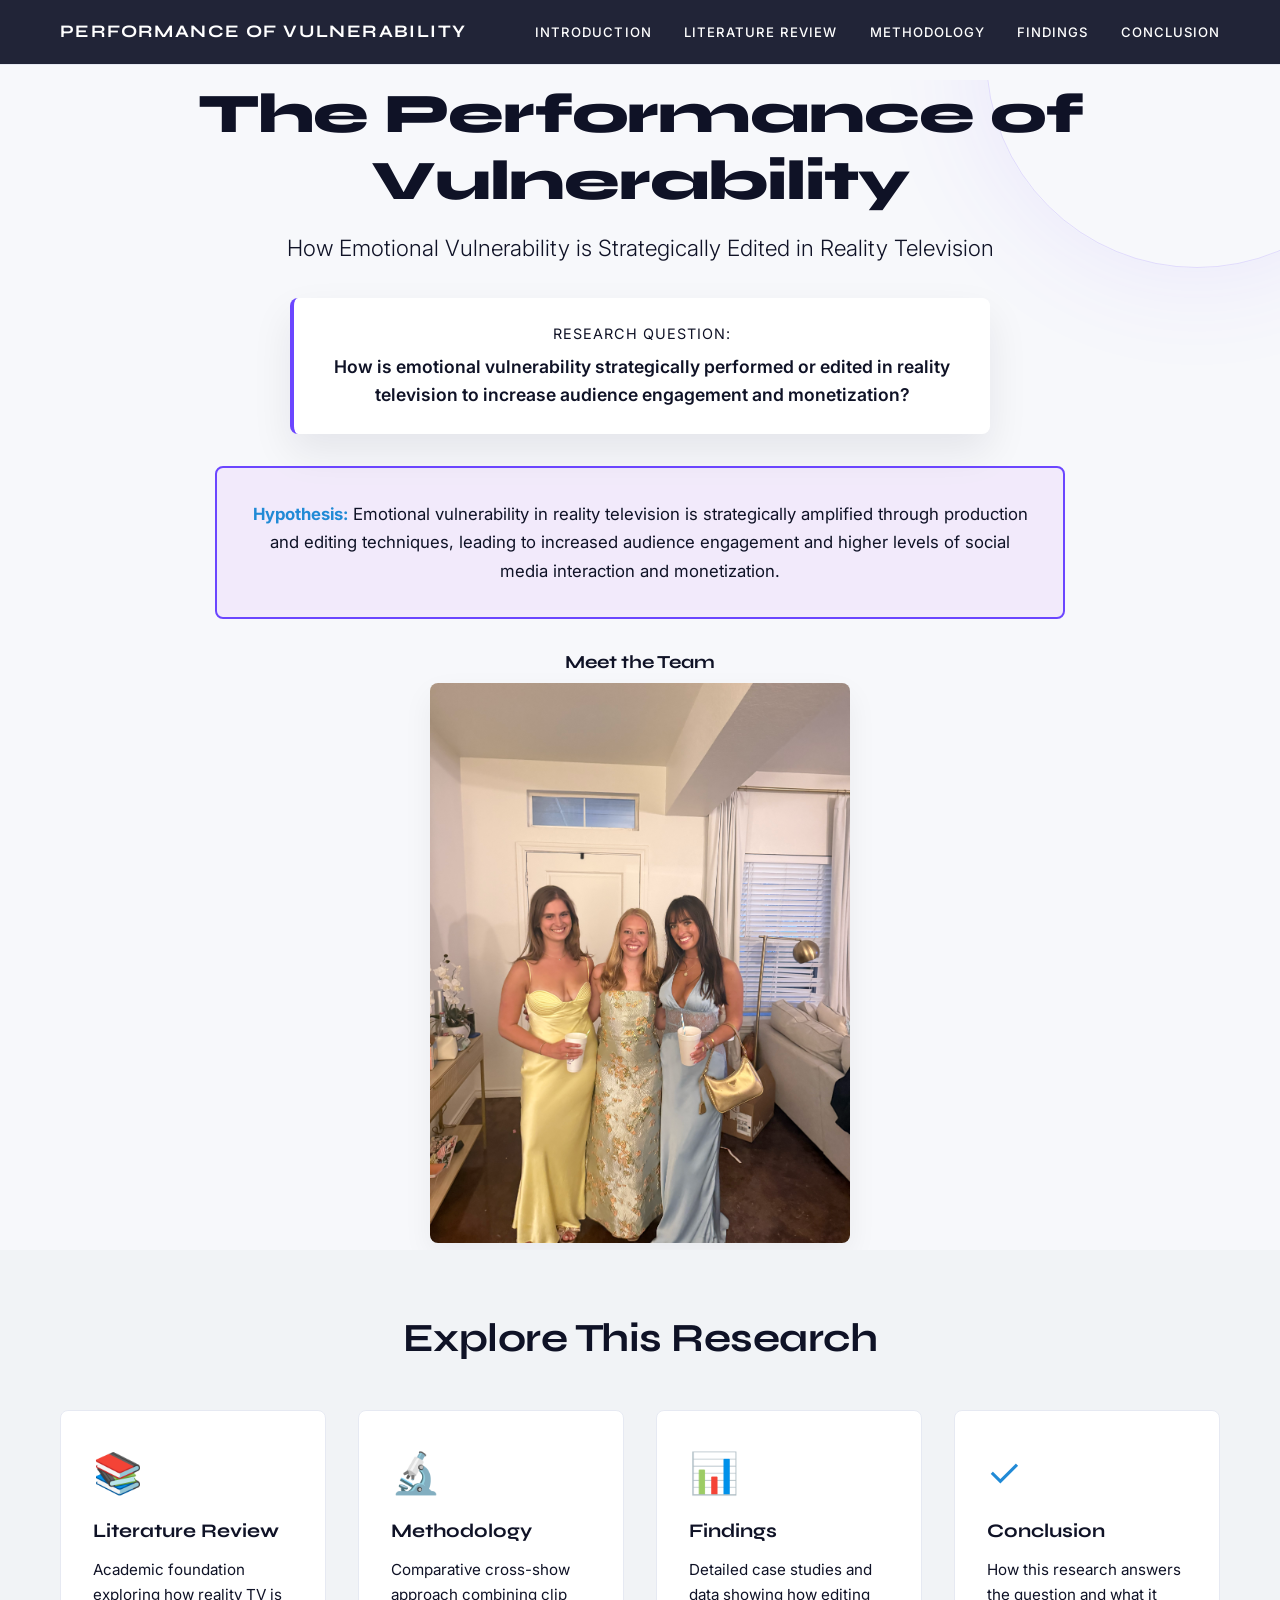
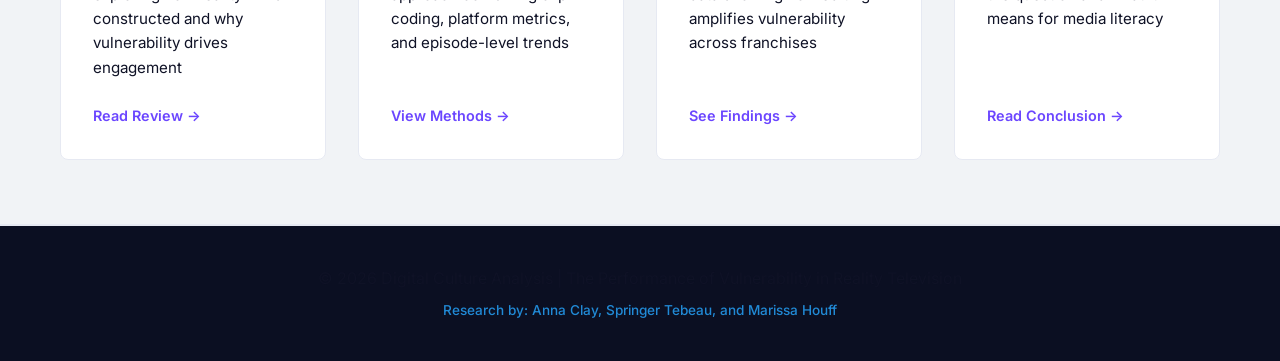
<file: index.html>
<!doctype html>
<html lang="en">
  <head>
    <meta charset="UTF-8" />
    <meta name="viewport" content="width=device-width, initial-scale=1.0" />
    <title>The Performance of Vulnerability | Digital Culture Analysis</title>
    <link rel="stylesheet" href="style.css" />
  </head>
  <body>
    <!-- Navigation -->
    <nav class="navbar">
      <div class="container">
        <div class="nav-content">
          <h1 class="logo">
            <a href="index.html">Performance of Vulnerability</a>
          </h1>
          <ul class="nav-links">
            <li><a href="index.html" class="active">Introduction</a></li>
            <li><a href="literature.html">Literature Review</a></li>
            <li><a href="method.html">Methodology</a></li>
            <li><a href="findings.html">Findings</a></li>
            <li><a href="conclusion.html">Conclusion</a></li>
          </ul>
            
        </div>
      </div>
    </nav>

    <!-- Hero Section -->
    <header id="hero" class="hero">
      <div class="container">
        <div class="hero-content">
          <h1 class="hero-title">The Performance of Vulnerability</h1>
          <p class="hero-subtitle">
            How Emotional Vulnerability is Strategically Edited in Reality
            Television
          </p>
          <div class="research-box">
            <p class="research-label">Research Question:</p>
            <p class="hero-question">
              How is emotional vulnerability strategically performed or edited
              in reality television to increase audience engagement and
              monetization?
            </p>
          </div>
          <div class="hypothesis-banner">
            <p>
              <strong>Hypothesis:</strong> Emotional vulnerability in reality
              television is strategically amplified through production and editing
              techniques, leading to increased audience engagement and higher
              levels of social media interaction and monetization.
            </p>
          </div>
          <div class="hero-group-photo">
            <h3 class="meet-team-caption">Meet the Team</h3>
            <img src="Photos/groupphoto.png" alt="Here's the group: Anna Clay, Springer Tebeau, Marissa Houff" class="illustration hero-illustration" onerror="this.onerror=null;this.src='Photos/group-placeholder.svg'" />
          </div>
        </div>
      </div>
    </header>

    <!-- Section Navigation Cards -->
    <section id="sections-preview" class="sections-preview">
      <div class="container">
        <h2>Explore This Research</h2>
        <div class="preview-grid">
          <a href="literature.html" class="preview-card">
            <div class="preview-icon">📚</div>
            <h3>Literature Review</h3>
            <p>
              Academic foundation exploring how reality TV is constructed and
              why vulnerability drives engagement
            </p>
            <span class="preview-link">Read Review →</span>
          </a>

          <a href="method.html" class="preview-card">
            <div class="preview-icon">🔬</div>
            <h3>Methodology</h3>
            <p>
              Comparative cross-show approach combining clip coding, platform
              metrics, and episode-level trends
            </p>
            <span class="preview-link">View Methods →</span>
          </a>

          <a href="findings.html" class="preview-card">
            <div class="preview-icon">📊</div>
            <h3>Findings</h3>
            <p>
              Detailed case studies and data showing how editing amplifies
              vulnerability across franchises
            </p>
            <span class="preview-link">See Findings →</span>
          </a>

          <a href="conclusion.html" class="preview-card">
            <div class="preview-icon">✓</div>
            <h3>Conclusion</h3>
            <p>
              How this research answers the question and what it means for media
              literacy
            </p>
            <span class="preview-link">Read Conclusion →</span>
          </a>
        </div>
      </div>
    </section>

    <!-- Footer -->
    <footer class="footer">
      <div class="container">
        <p>
          &copy; 2026 Digital Culture Analysis | The Performance of
          Vulnerability in Reality Television
        </p>
        <p class="footer-credits">
          Research by: Anna Clay, Springer Tebeau, and Marissa Houff
        </p>
      </div>
    </footer>

    <script src="script.js"></script>
  </body>
</html>
</file>
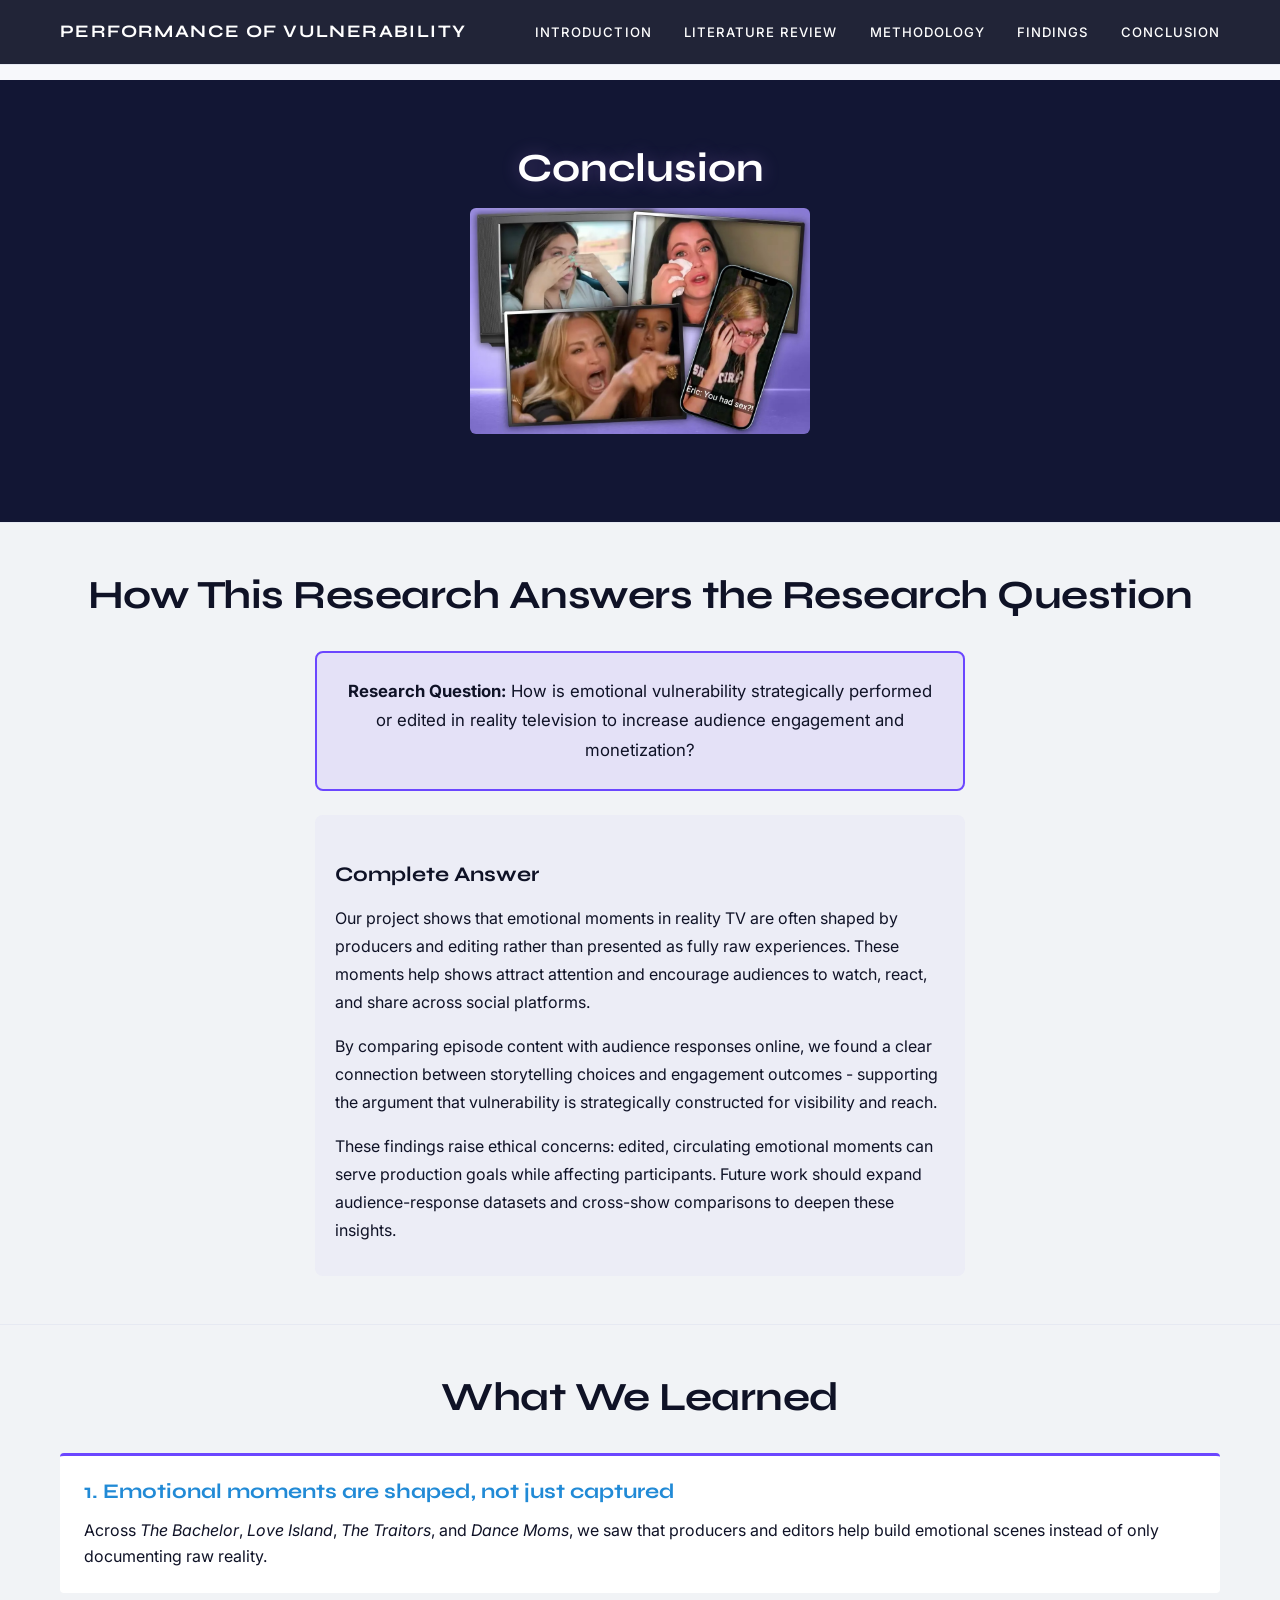
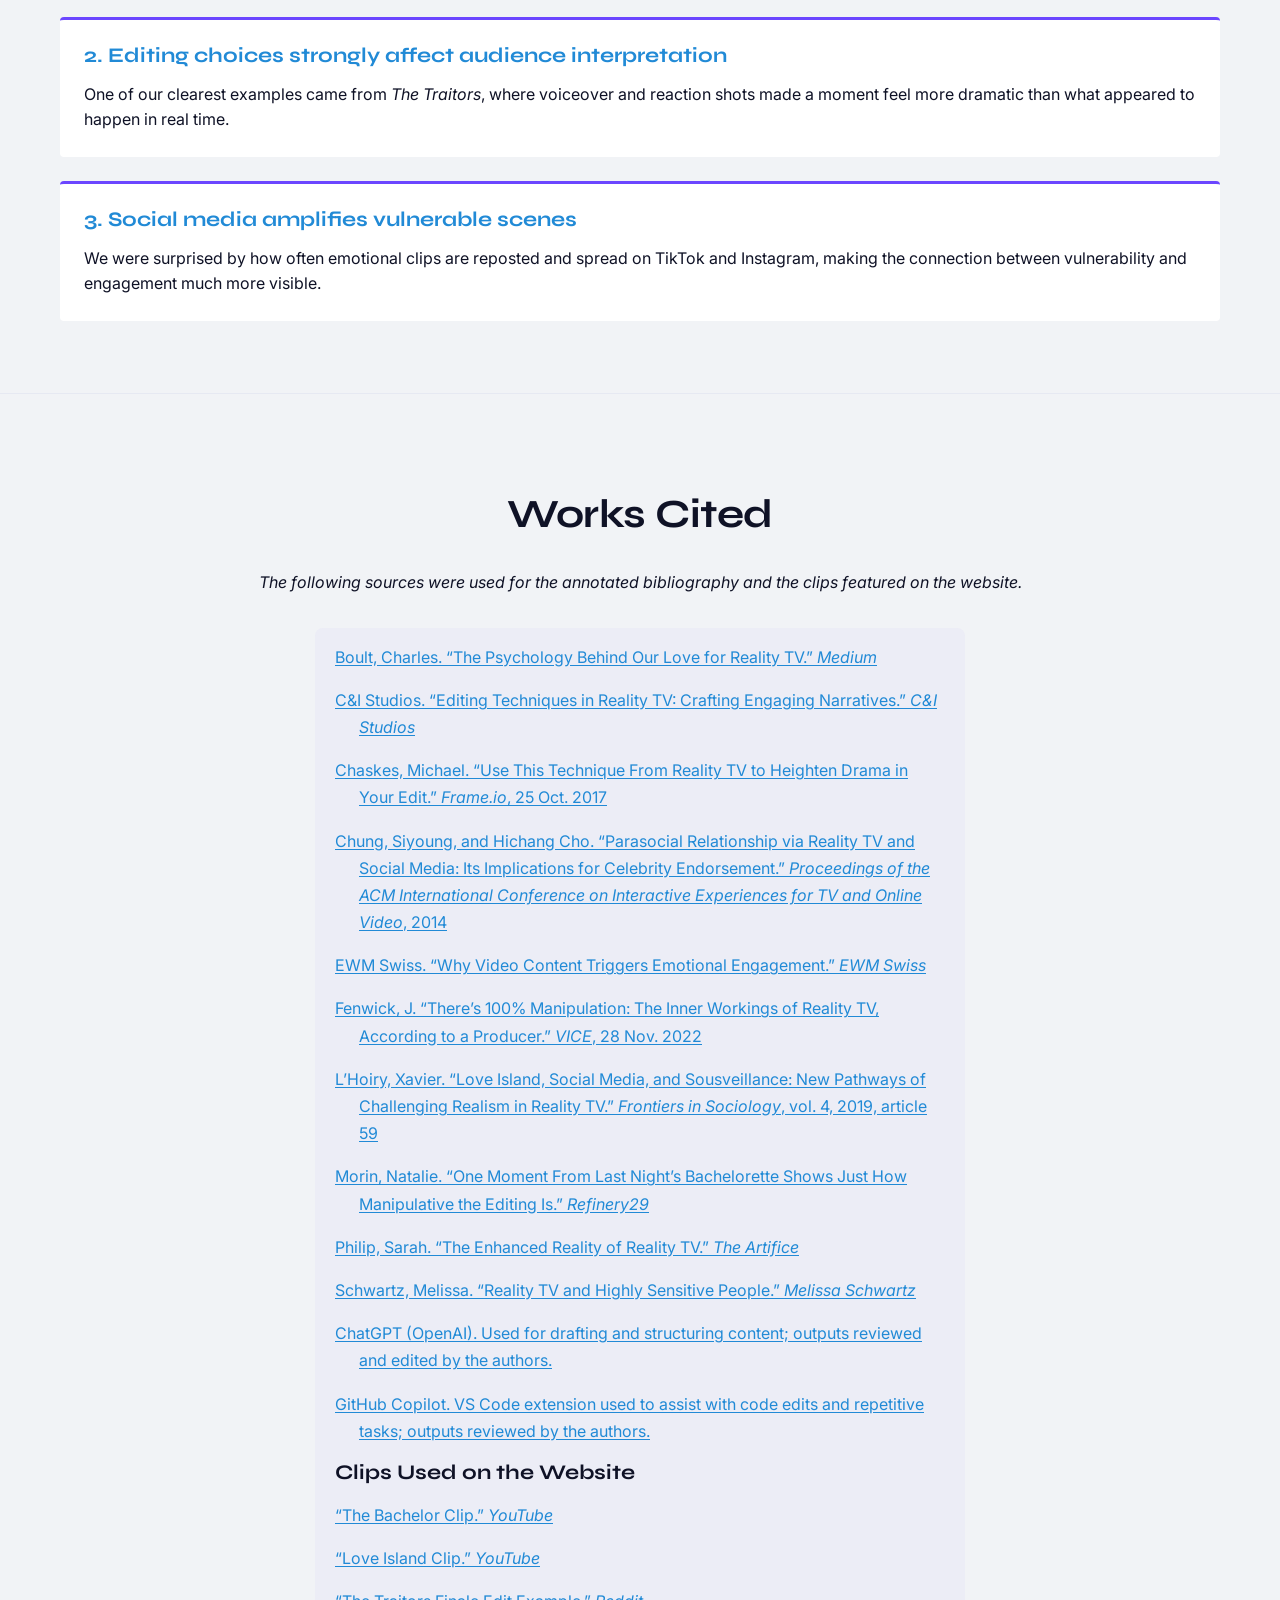
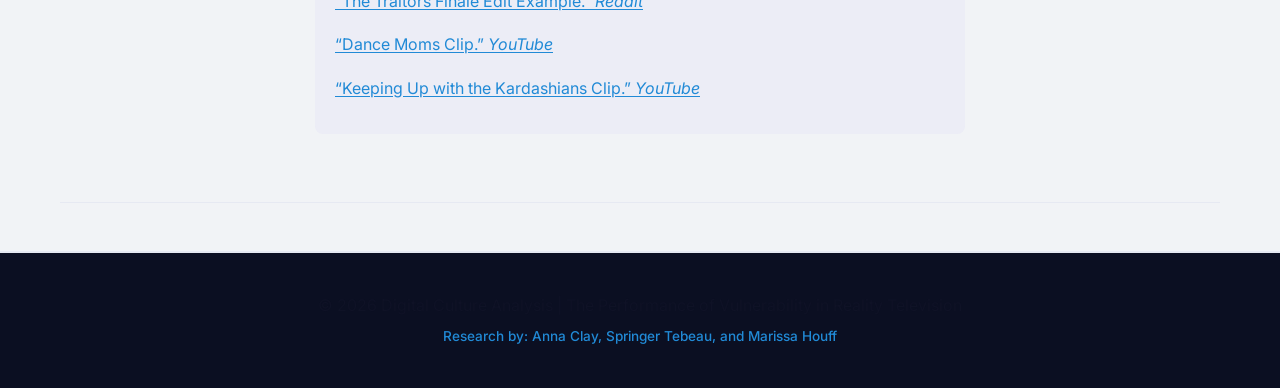
<file: conclusion.html>
<!doctype html>
<html lang="en">
  <head>
    <meta charset="UTF-8" />
    <meta name="viewport" content="width=device-width, initial-scale=1.0" />
    <title>Conclusion & Works Cited | The Performance of Vulnerability</title>
    <link rel="stylesheet" href="style.css" />
  </head>
  <body>
    <!-- Navigation -->
    <nav class="navbar">
      <div class="container">
        <div class="nav-content">
          <h1 class="logo">
            <a href="index.html">Performance of Vulnerability</a>
          </h1>
          <ul class="nav-links">
            <li><a href="index.html">Introduction</a></li>
            <li><a href="literature.html">Literature Review</a></li>
            <li><a href="method.html">Methodology</a></li>
            <li><a href="findings.html">Findings</a></li>
            <li><a href="conclusion.html" class="active">Conclusion</a></li>
          </ul>
        </div>
      </div>
    </nav>

    <!-- Page Header -->
    <header class="page-hero page-hero-conclusion">
      <div class="container">
        <h1>Conclusion</h1>
        <div class="page-top-image">
          <img src="Photos/image3.png" alt="Conclusion illustration" class="page-illustration" onerror="this.onerror=null;this.src='Photos/group-placeholder.svg'" />
        </div>
      </div>
    </header>

    <!-- Content -->
    <main>
      <section class="conclusion-section">
        <div class="container">
          <h2>How This Research Answers the Research Question</h2>
          

          <div class="content-inner">
            <div class="question-box chunk">
              <p>
                <strong>Research Question:</strong> How is emotional vulnerability
                strategically performed or edited in reality television to
                increase audience engagement and monetization?
              </p>
            </div>

            <div class="answer-content chunk">
              <h3>Complete Answer</h3>
              <p>Our project shows that emotional moments in reality TV are often shaped by producers and editing rather than presented as fully raw experiences. These moments help shows attract attention and encourage audiences to watch, react, and share across social platforms.</p>

              <p>By comparing episode content with audience responses online, we found a clear connection between storytelling choices and engagement outcomes - supporting the argument that vulnerability is strategically constructed for visibility and reach.</p>

              <p>These findings raise ethical concerns: edited, circulating emotional moments can serve production goals while affecting participants. Future work should expand audience-response datasets and cross-show comparisons to deepen these insights.</p>
            </div>
          </div>
        </div>
      </section>

      <section class="conclusion-section alt">
        <div class="container">
          <h2>What We Learned</h2>

          <div class="contribution">
            <h3>1. Emotional moments are shaped, not just captured</h3>
            <p>
              Across <em>The Bachelor</em>, <em>Love Island</em>,
              <em>The Traitors</em>, and <em>Dance Moms</em>, we saw that
              producers and editors help build emotional scenes instead of only
              documenting raw reality.
            </p>
          </div>

          <div class="contribution">
            <h3>2. Editing choices strongly affect audience interpretation</h3>
            <p>
              One of our clearest examples came from <em>The Traitors</em>,
              where voiceover and reaction shots made a moment feel more
              dramatic than what appeared to happen in real time.
            </p>
          </div>

          <div class="contribution">
            <h3>3. Social media amplifies vulnerable scenes</h3>
            <p>
              We were surprised by how often emotional clips are reposted and
              spread on TikTok and Instagram, making the connection between
              vulnerability and engagement much more visible.
            </p>
          </div>
        </div>
      </section>

      <section class="conclusion-section">
        <div class="container">
          <!-- Works Cited -->
          <section class="works-cited-section">
            <div class="container">
              <h2>Works Cited</h2>
              <p class="citation-note">The following sources were used for the annotated bibliography and the clips featured on the website.</p>

              <div class="content-inner chunk">
                <ul class="citation-list">
                  <li><a href="https://medium.com/@charlesboult588/the-psychology-behind-our-love-for-reality-tv-a040603ddf57" target="_blank" rel="noopener noreferrer">Boult, Charles. “The Psychology Behind Our Love for Reality TV.” <em>Medium</em></a></li>
                  <li><a href="https://c-istudios.com/editing-techniques-in-reality-tv-crafting-engaging-narratives/" target="_blank" rel="noopener noreferrer">C&amp;I Studios. “Editing Techniques in Reality TV: Crafting Engaging Narratives.” <em>C&amp;I Studios</em></a></li>
                  <li><a href="https://blog.frame.io/2017/10/25/4-reality-tv-editing-techniques/" target="_blank" rel="noopener noreferrer">Chaskes, Michael. “Use This Technique From Reality TV to Heighten Drama in Your Edit.” <em>Frame.io</em>, 25 Oct. 2017</a></li>
                  <li><a href="https://ink.library.smu.edu.sg/lkcsb_research/4330/" target="_blank" rel="noopener noreferrer">Chung, Siyoung, and Hichang Cho. “Parasocial Relationship via Reality TV and Social Media: Its Implications for Celebrity Endorsement.” <em>Proceedings of the ACM International Conference on Interactive Experiences for TV and Online Video</em>, 2014</a></li>
                  <li><a href="https://ewm.swiss/en/blog/why-video-content-triggers-emotional-engagement" target="_blank" rel="noopener noreferrer">EWM Swiss. “Why Video Content Triggers Emotional Engagement.” <em>EWM Swiss</em></a></li>
                  <li><a href="https://www.vice.com/en/article/theres-100-manipulation-the-inner-workings-of-reality-tv-according-to-a-producer/" target="_blank" rel="noopener noreferrer">Fenwick, J. “There’s 100% Manipulation: The Inner Workings of Reality TV, According to a Producer.” <em>VICE</em>, 28 Nov. 2022</a></li>
                  <li><a href="https://pmc.ncbi.nlm.nih.gov/articles/PMC8022498/" target="_blank" rel="noopener noreferrer">L’Hoiry, Xavier. “Love Island, Social Media, and Sousveillance: New Pathways of Challenging Realism in Reality TV.” <em>Frontiers in Sociology</em>, vol. 4, 2019, article 59</a></li>
                  <li><a href="https://www.refinery29.com/en-us/2021/07/10587737/bachelorette-blake-manipulative-frankenbiting-edit" target="_blank" rel="noopener noreferrer">Morin, Natalie. “One Moment From Last Night’s Bachelorette Shows Just How Manipulative the Editing Is.” <em>Refinery29</em></a></li>
                  <li><a href="https://the-artifice.com/enhanced-reality-tv/" target="_blank" rel="noopener noreferrer">Philip, Sarah. “The Enhanced Reality of Reality TV.” <em>The Artifice</em></a></li>
                  <li><a href="https://www.melissaschwartz.com/highly-sensitive-people/reality-tv/" target="_blank" rel="noopener noreferrer">Schwartz, Melissa. “Reality TV and Highly Sensitive People.” <em>Melissa Schwartz</em></a></li>
                  <li><a href="https://openai.com/chatgpt" target="_blank" rel="noopener noreferrer">ChatGPT (OpenAI). Used for drafting and structuring content; outputs reviewed and edited by the authors.</a></li>
                  <li><a href="https://github.com/features/copilot" target="_blank" rel="noopener noreferrer">GitHub Copilot. VS Code extension used to assist with code edits and repetitive tasks; outputs reviewed by the authors.</a></li>
                </ul>

                <h3>Clips Used on the Website</h3>
                <ul class="citation-list">
                  <li><a href="https://www.youtube.com/embed/QFz43nq0x5s" target="_blank" rel="noopener noreferrer">“The Bachelor Clip.” <em>YouTube</em></a></li>
                  <li><a href="https://www.youtube.com/embed/P6vIxjqn3xY" target="_blank" rel="noopener noreferrer">“Love Island Clip.” <em>YouTube</em></a></li>
                  <li><a href="https://www.reddit.com/r/TheTraitors/comments/1ri0fw3/example_of_how_editors_mislead_to_try_to_build/" target="_blank" rel="noopener noreferrer">“The Traitors Finale Edit Example.” <em>Reddit</em></a></li>
                  <li><a href="https://www.youtube.com/embed/-ExRzTHfNRo?clip=Ugkxt8psZIBmn2uHC3XBcI-ixh3cTwGrCreK" target="_blank" rel="noopener noreferrer">“Dance Moms Clip.” <em>YouTube</em></a></li>
                  <li><a href="https://www.youtube.com/embed/hyjK1aGgz28" target="_blank" rel="noopener noreferrer">“Keeping Up with the Kardashians Clip.” <em>YouTube</em></a></li>
                </ul>
              </div>
            </div>
          </section>
        </div>
      </section>
    </main>

    <!-- Footer -->
    <footer class="footer">
      <div class="container">
        <p>
          &copy; 2026 Digital Culture Analysis | The Performance of
          Vulnerability in Reality Television
        </p>
        <p class="footer-credits">
          Research by: Anna Clay, Springer Tebeau, and Marissa Houff
        </p>
      </div>
    </footer>

    <script src="script.js"></script>
  </body>
</html>
</file>
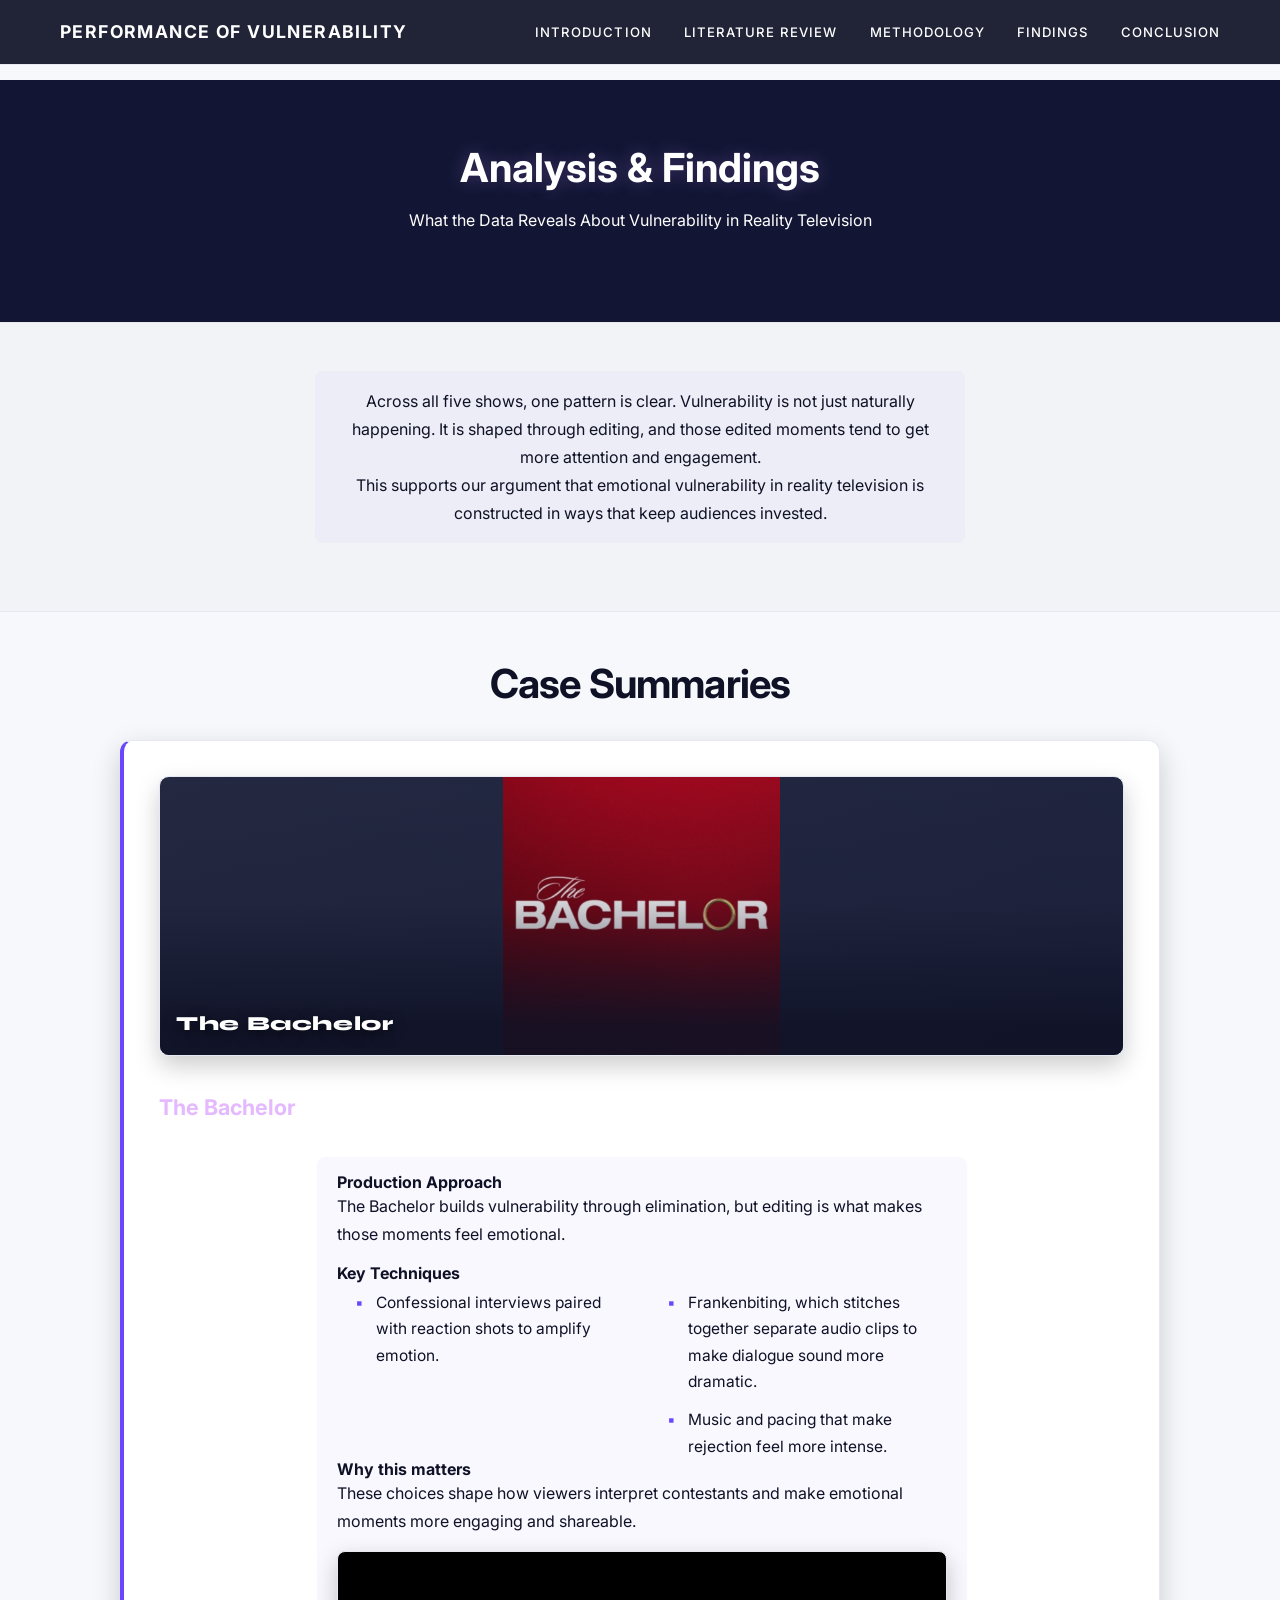
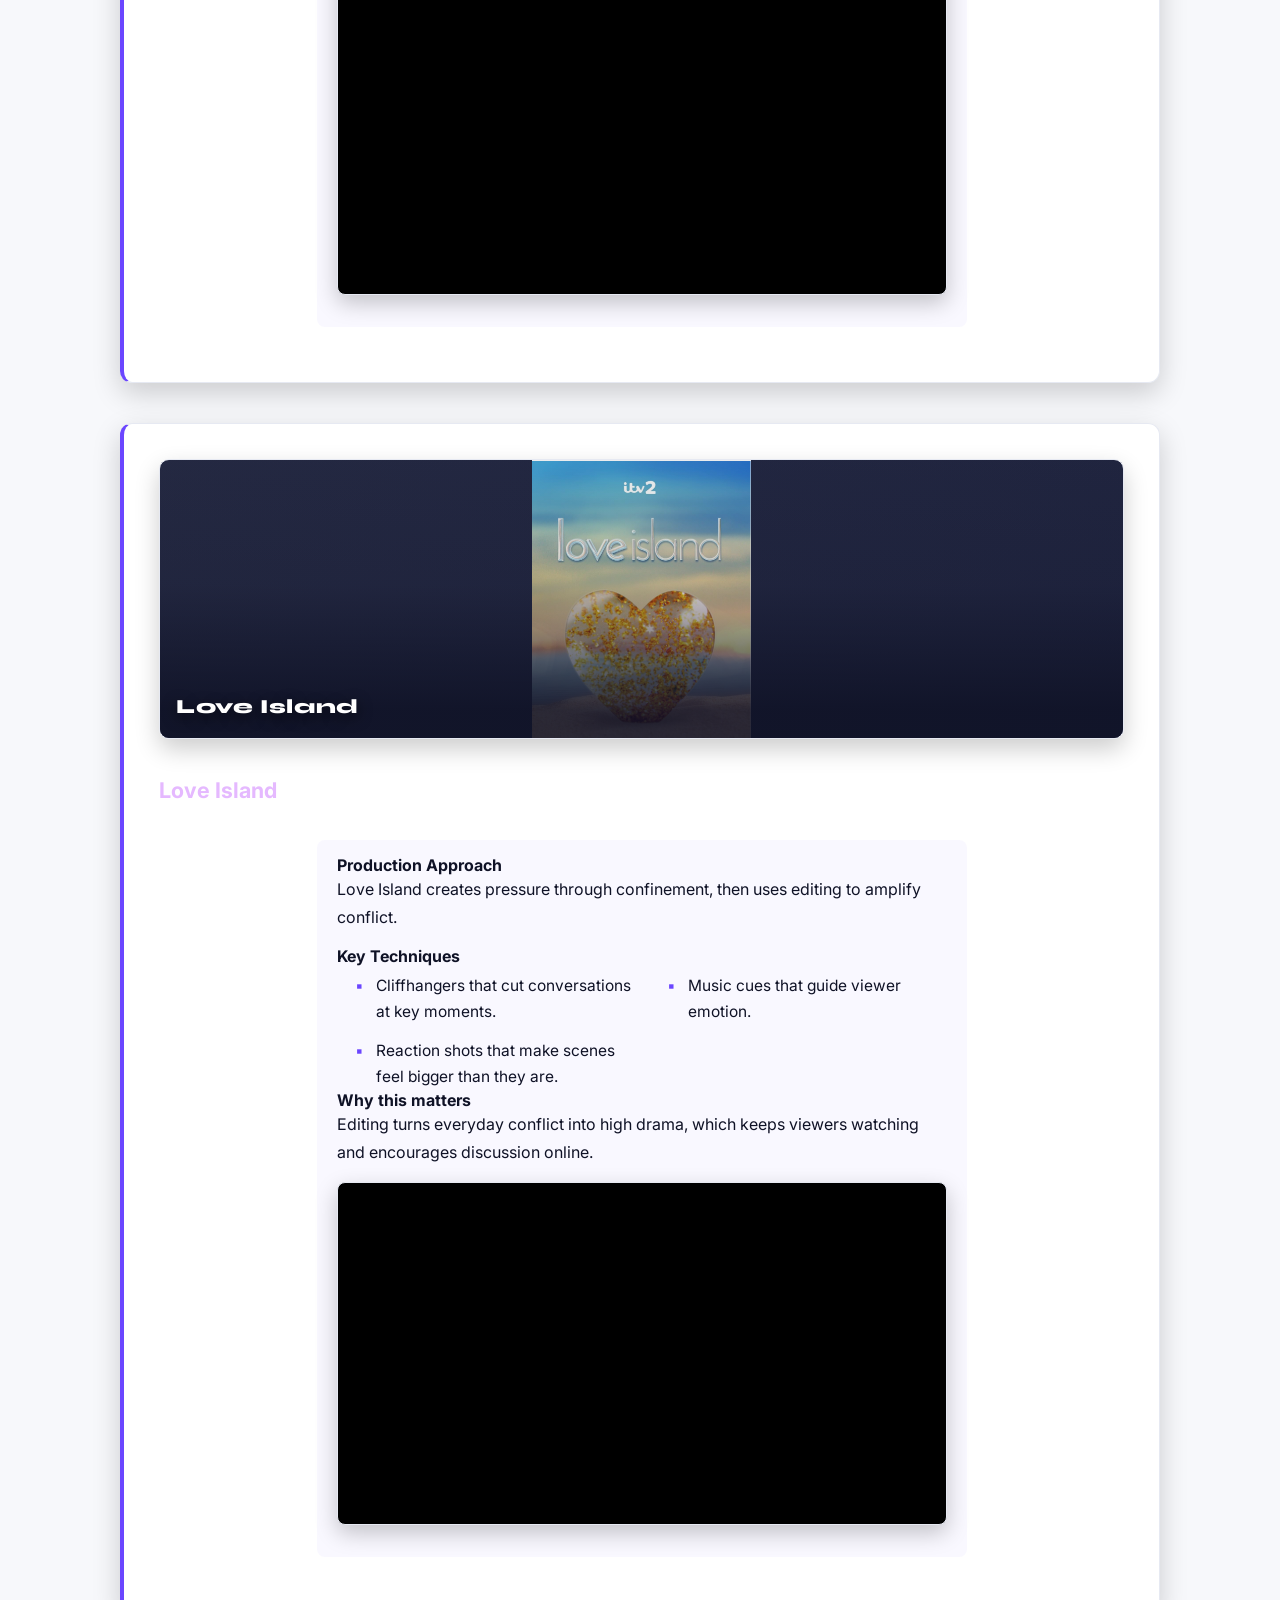
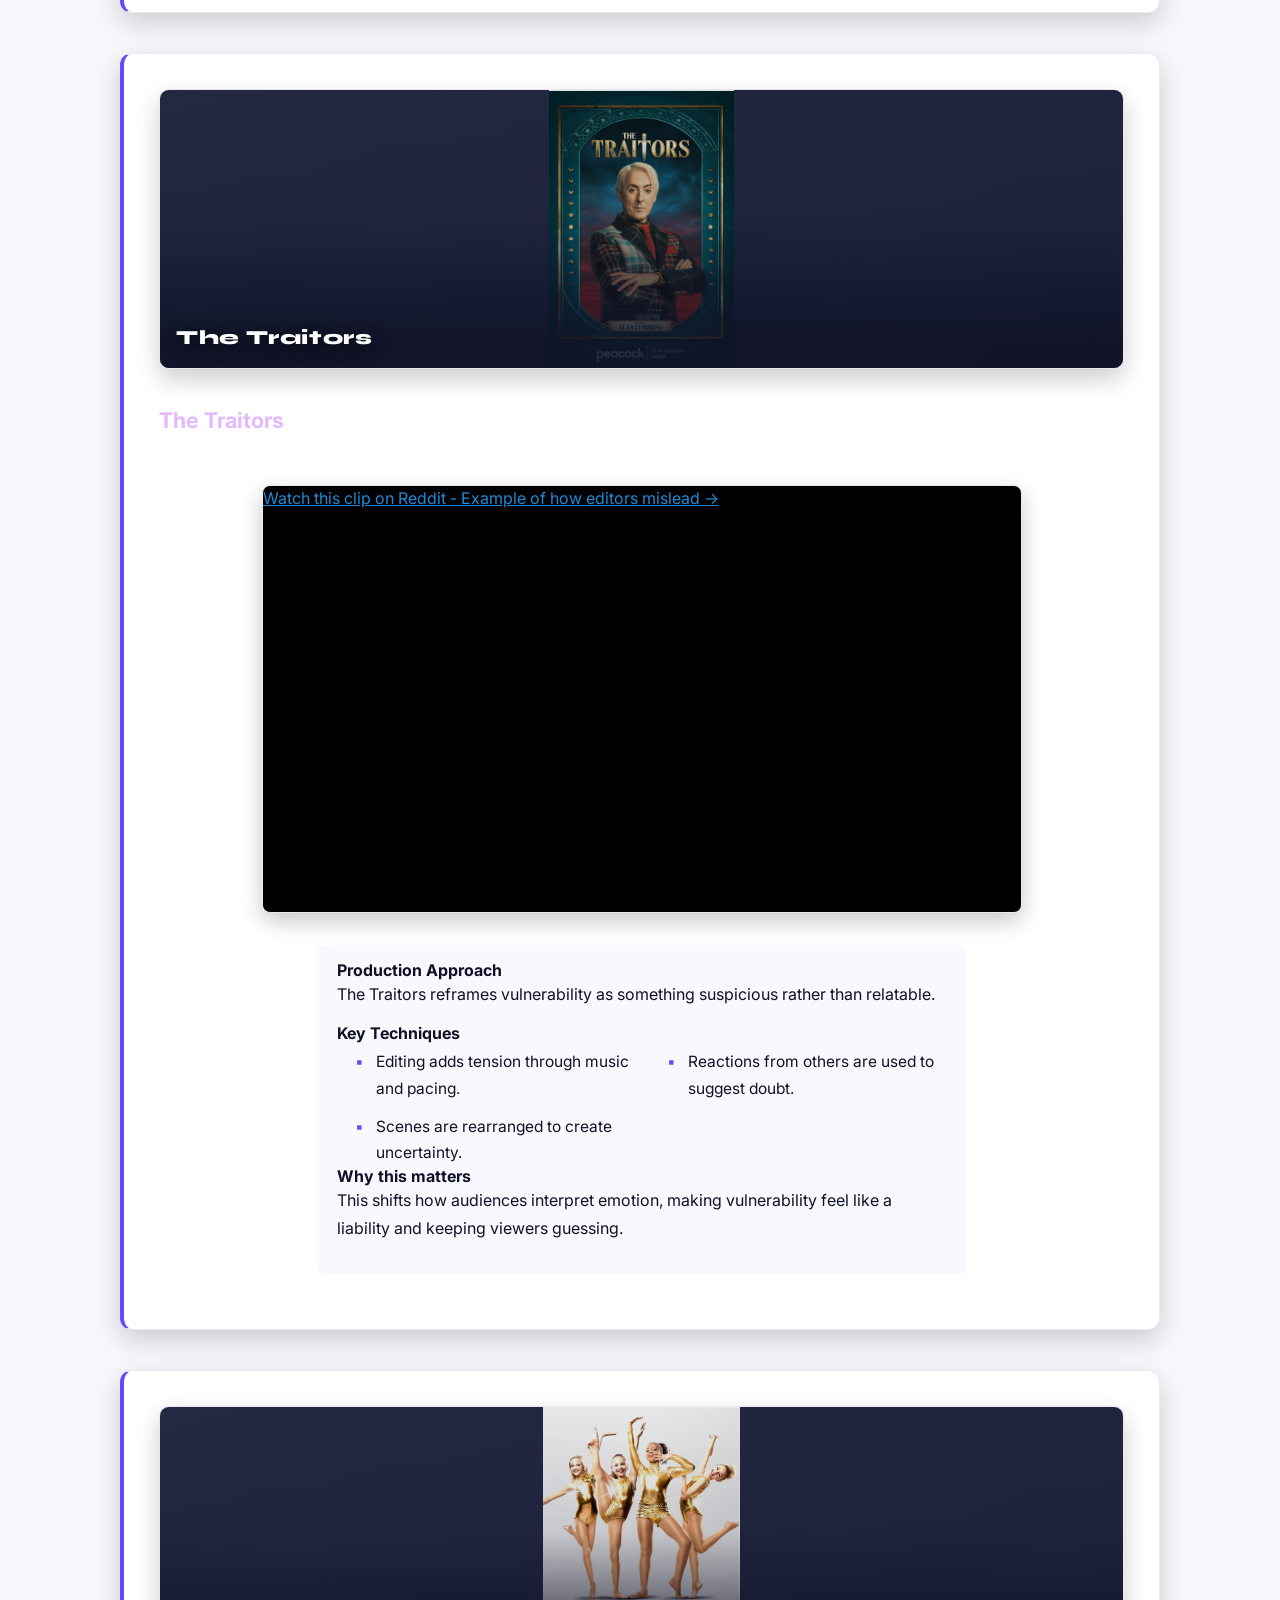
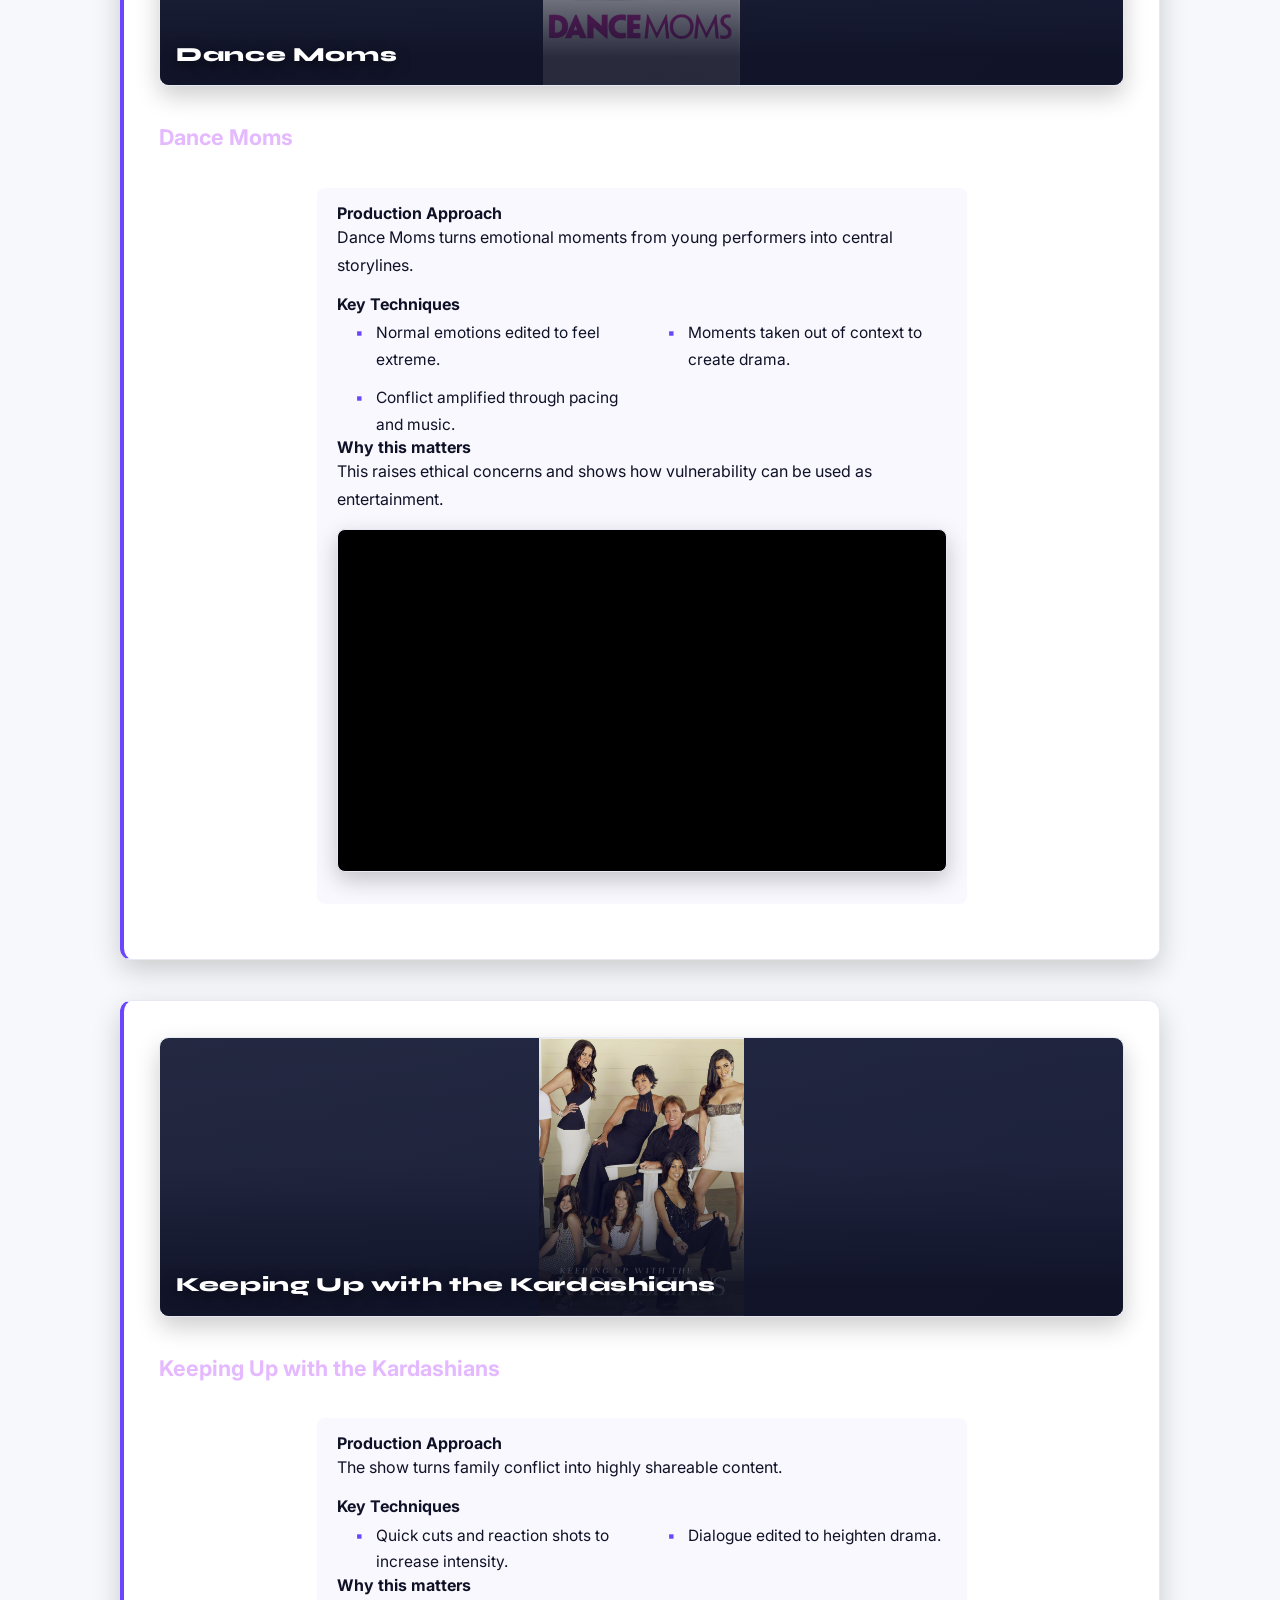
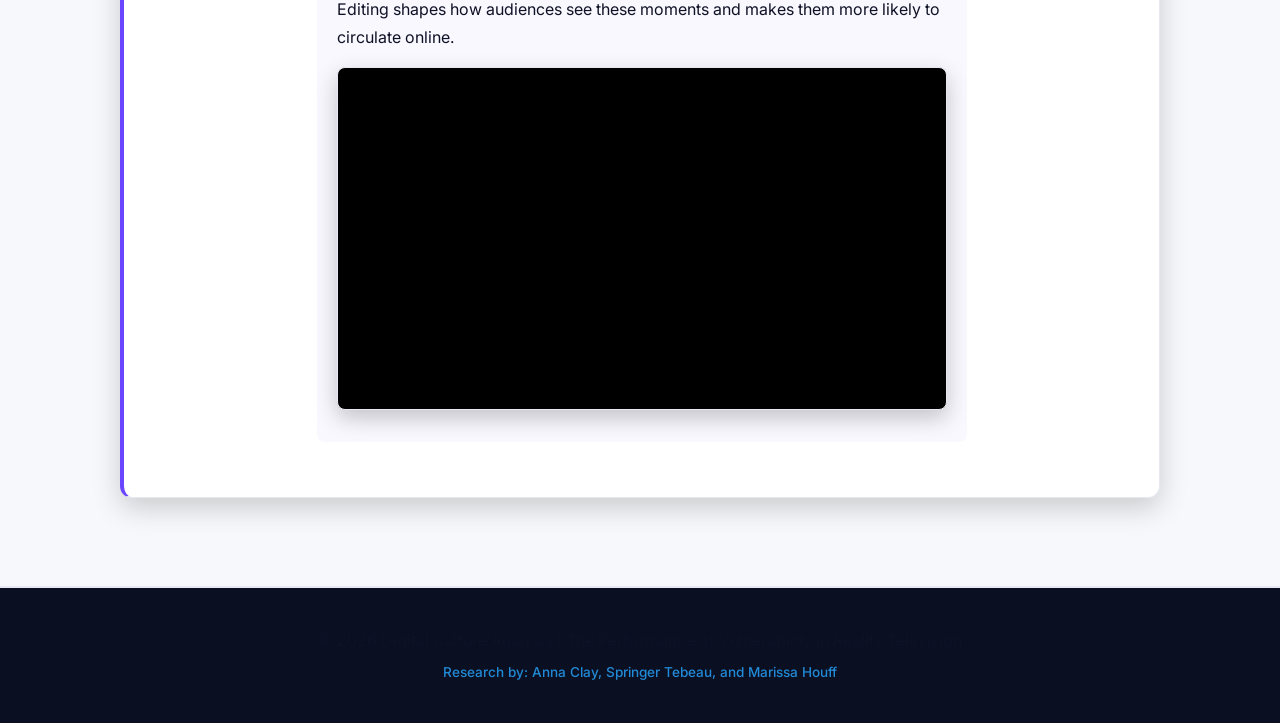
<file: findings.html>
<!doctype html>
<html lang="en">
  <head>
    <meta charset="UTF-8" />
    <meta name="viewport" content="width=device-width, initial-scale=1.0" />
    <title>Analysis & Findings | The Performance of Vulnerability</title>
    <link rel="stylesheet" href="style.css" />
  </head>
  <body class="findings-page">
    <!-- Navigation -->
    <nav class="navbar">
      <div class="container">
        <div class="nav-content">
          <h1 class="logo">
            <a href="index.html">Performance of Vulnerability</a>
          </h1>
          <ul class="nav-links">
            <li><a href="index.html">Introduction</a></li>
            <li><a href="literature.html">Literature Review</a></li>
            <li><a href="method.html">Methodology</a></li>
            <li><a href="findings.html" class="active">Findings</a></li>
            <li><a href="conclusion.html">Conclusion</a></li>
          </ul>
        </div>
      </div>
    </nav>

    <!-- Page Header -->
    <header class="page-hero">
      <div class="container">
        <h1>Analysis & Findings</h1>
        <p>What the Data Reveals About Vulnerability in Reality Television</p>
      </div>
    </header>

    <!-- Content -->
    <main>
      <section class="findings-overview">
        <div class="container">
          <div class="content-inner chunk">
            <p>Across all five shows, one pattern is clear. Vulnerability is not just naturally happening. It is shaped through editing, and those edited moments tend to get more attention and engagement.</p>

            <p>This supports our argument that emotional vulnerability in reality television is constructed in ways that keep audiences invested.</p>
          </div>
        </div>
      </section>

      <section class="findings-section">
        <div class="container">
          <h2>Case Summaries</h2>

          <article class="case-study-card">
            <div class="show-banner">
              <img src="Photos/Bachelor.png" alt="The Bachelor banner image" />
              <div class="show-banner-title">The Bachelor</div>
            </div>
            <h3>The Bachelor</h3>
            <div class="content-inner chunk">
              <h4>Production Approach</h4>
              <p>The Bachelor builds vulnerability through elimination, but editing is what makes those moments feel emotional.</p>

              <h4>Key Techniques</h4>
              <ul class="case-list">
                <li>Confessional interviews paired with reaction shots to amplify emotion.</li>
                <li>Frankenbiting, which stitches together separate audio clips to make dialogue sound more dramatic.</li>
                <li>Music and pacing that make rejection feel more intense.</li>
              </ul>

              <h4>Why this matters</h4>
              <p>These choices shape how viewers interpret contestants and make emotional moments more engaging and shareable.</p>

              <div class="video-embed">
                <iframe src="https://www.youtube.com/embed/QFz43nq0x5s" title="The Bachelor clip" allow="accelerometer; autoplay; clipboard-write; encrypted-media; gyroscope; picture-in-picture; web-share" allowfullscreen loading="lazy"></iframe>
              </div>
            </div>
          </article>

          <article class="case-study-card">
            <div class="show-banner">
              <img src="Photos/Love%20Island.png" alt="Love Island banner image" />
              <div class="show-banner-title">Love Island</div>
            </div>
            <h3>Love Island</h3>
            <div class="content-inner chunk">
              <h4>Production Approach</h4>
              <p>Love Island creates pressure through confinement, then uses editing to amplify conflict.</p>

              <h4>Key Techniques</h4>
              <ul class="case-list">
                <li>Cliffhangers that cut conversations at key moments.</li>
                <li>Reaction shots that make scenes feel bigger than they are.</li>
                <li>Music cues that guide viewer emotion.</li>
              </ul>

              <h4>Why this matters</h4>
              <p>Editing turns everyday conflict into high drama, which keeps viewers watching and encourages discussion online.</p>

              <div class="video-embed">
                <iframe src="https://www.youtube.com/embed/P6vIxjqn3xY" title="Love Island clip" allow="accelerometer; autoplay; clipboard-write; encrypted-media; gyroscope; picture-in-picture; web-share" allowfullscreen loading="lazy"></iframe>
              </div>
            </div>
          </article>

          <article class="case-study-card">
            <div class="show-banner">
              <img src="Photos/Traitors.png" alt="The Traitors banner image" />
              <div class="show-banner-title">The Traitors</div>
            </div>
            <h3>The Traitors</h3>
            <div class="video-embed">
                <p><a href="https://www.reddit.com/r/TheTraitors/comments/1ri0fw3/example_of_how_editors_mislead_to_try_to_build/" target="_blank">Watch this clip on Reddit - Example of how editors mislead →</a></p>
            </div>
            <div class="content-inner chunk">
              <h4>Production Approach</h4>
              <p>The Traitors reframes vulnerability as something suspicious rather than relatable.</p>

              <h4>Key Techniques</h4>
              <ul class="case-list">
                <li>Editing adds tension through music and pacing.</li>
                <li>Scenes are rearranged to create uncertainty.</li>
                <li>Reactions from others are used to suggest doubt.</li>
              </ul>

              <h4>Why this matters</h4>
              <p>This shifts how audiences interpret emotion, making vulnerability feel like a liability and keeping viewers guessing.</p>
            </div>
          </article>

          <article class="case-study-card">
            <div class="show-banner">
              <img src="Photos/Dance Moms.png" alt="Dance Moms banner image" />
              <div class="show-banner-title">Dance Moms</div>
            </div>
            <h3>Dance Moms</h3>
            <div class="content-inner chunk">
              <h4>Production Approach</h4>
              <p>Dance Moms turns emotional moments from young performers into central storylines.</p>

              <h4>Key Techniques</h4>
              <ul class="case-list">
                <li>Normal emotions edited to feel extreme.</li>
                <li>Conflict amplified through pacing and music.</li>
                <li>Moments taken out of context to create drama.</li>
              </ul>

              <h4>Why this matters</h4>
              <p>This raises ethical concerns and shows how vulnerability can be used as entertainment.</p>

              <div class="video-embed">
                <iframe src="https://www.youtube.com/embed/-ExRzTHfNRo?clip=Ugkxt8psZIBmn2uHC3XBcI-ixh3cTwGrCreK" title="Dance Moms clip" allow="accelerometer; autoplay; clipboard-write; encrypted-media; gyroscope; picture-in-picture; web-share" allowfullscreen loading="lazy"></iframe>
              </div>
            </div>
          </article>

          <article class="case-study-card">
            <div class="show-banner">
              <img src="Photos/KUWTK.png" alt="Keeping Up with the Kardashians banner image" />
              <div class="show-banner-title">Keeping Up with the Kardashians</div>
            </div>
            <h3>Keeping Up with the Kardashians</h3>
            <div class="content-inner chunk">
              <h4>Production Approach</h4>
              <p>The show turns family conflict into highly shareable content.</p>

              <h4>Key Techniques</h4>
              <ul class="case-list">
                <li>Quick cuts and reaction shots to increase intensity.</li>
                <li>Dialogue edited to heighten drama.</li>
              </ul>

              <h4>Why this matters</h4>
              <p>Editing shapes how audiences see these moments and makes them more likely to circulate online.</p>

              <div class="video-embed">
                <iframe src="https://www.youtube.com/embed/hyjK1aGgz28" title="Kardashians clip" allow="accelerometer; autoplay; clipboard-write; encrypted-media; gyroscope; picture-in-picture; web-share" allowfullscreen loading="lazy"></iframe>
              </div>
            </div>
          </article>

        </div>
      </section>

    </main>

    <!-- Footer -->
    <footer class="footer">
      <div class="container">
        <p>
          &copy; 2026 Digital Culture Analysis | The Performance of
          Vulnerability in Reality Television
        </p>
        <p class="footer-credits">
          Research by: Anna Clay, Springer Tebeau, and Marissa Houff
        </p>
      </div>
    </footer>

    <script src="script.js"></script>
  </body>
</html>
</file>
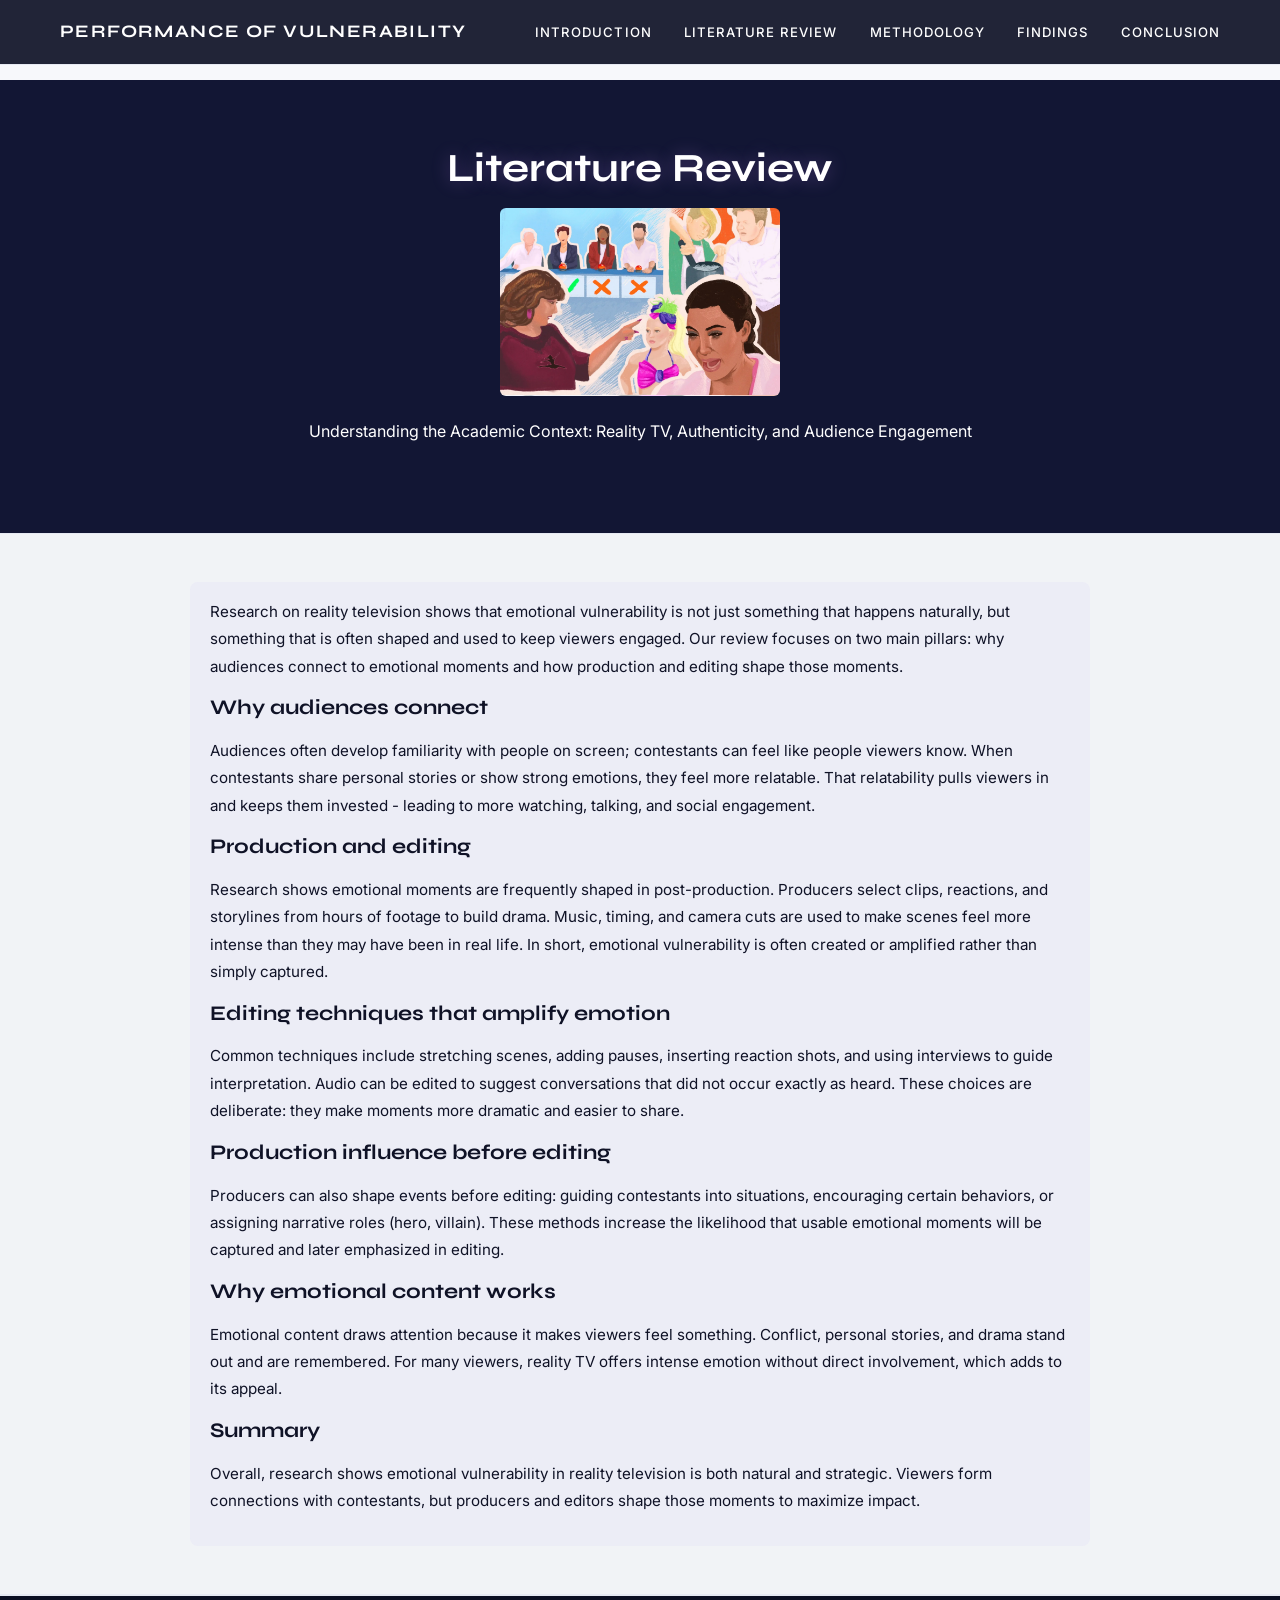
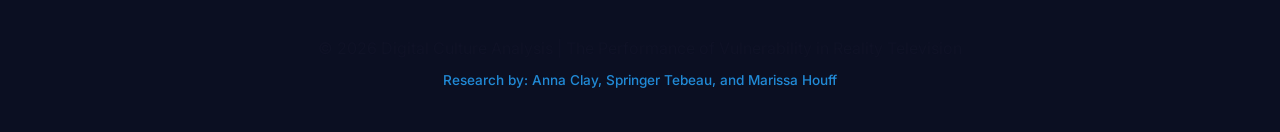
<file: literature.html>
<!doctype html>
<html lang="en">
  <head>
    <meta charset="UTF-8" />
    <meta name="viewport" content="width=device-width, initial-scale=1.0" />
    <title>Literature Review | The Performance of Vulnerability</title>
    <link rel="stylesheet" href="style.css" />
  </head>
  <body>
    <!-- Navigation -->
    <nav class="navbar">
      <div class="container">
        <div class="nav-content">
          <h1 class="logo">
            <a href="index.html">Performance of Vulnerability</a>
          </h1>
          <ul class="nav-links">
            <li><a href="index.html">Introduction</a></li>
            <li>
              <a href="literature.html" class="active">Literature Review</a>
            </li>
            <li><a href="method.html">Methodology</a></li>
            <li><a href="findings.html">Findings</a></li>
            <li><a href="conclusion.html">Conclusion</a></li>
          </ul>
        </div>
      </div>
    </nav>

    <!-- Page Header -->
    <header class="page-hero">
      <div class="container">
        <h1>Literature Review</h1>
        <div class="page-top-image">
          <img src="Photos/image2.png" alt="Literature review illustration" class="page-illustration" onerror="this.onerror=null;this.src='Photos/group-placeholder.svg'" />
        </div>
        <p>
          Understanding the Academic Context: Reality TV, Authenticity, and
          Audience Engagement
        </p>
      </div>
    </header>

    <!-- Content -->
    <main>
      <section class="literature-section">
        <div class="container">
          
          <div class="content-inner chunk lit-content">
            <p>Research on reality television shows that emotional vulnerability is not just something that happens naturally, but something that is often shaped and used to keep viewers engaged. Our review focuses on two main pillars: why audiences connect to emotional moments and how production and editing shape those moments.</p>

            <h3>Why audiences connect</h3>
            <p>Audiences often develop familiarity with people on screen; contestants can feel like people viewers know. When contestants share personal stories or show strong emotions, they feel more relatable. That relatability pulls viewers in and keeps them invested - leading to more watching, talking, and social engagement.</p>

            <h3>Production and editing</h3>
            <p>Research shows emotional moments are frequently shaped in post-production. Producers select clips, reactions, and storylines from hours of footage to build drama. Music, timing, and camera cuts are used to make scenes feel more intense than they may have been in real life. In short, emotional vulnerability is often created or amplified rather than simply captured.</p>

            <h3>Editing techniques that amplify emotion</h3>
            <p>Common techniques include stretching scenes, adding pauses, inserting reaction shots, and using interviews to guide interpretation. Audio can be edited to suggest conversations that did not occur exactly as heard. These choices are deliberate: they make moments more dramatic and easier to share.</p>

            <h3>Production influence before editing</h3>
            <p>Producers can also shape events before editing: guiding contestants into situations, encouraging certain behaviors, or assigning narrative roles (hero, villain). These methods increase the likelihood that usable emotional moments will be captured and later emphasized in editing.</p>

            <h3>Why emotional content works</h3>
            <p>Emotional content draws attention because it makes viewers feel something. Conflict, personal stories, and drama stand out and are remembered. For many viewers, reality TV offers intense emotion without direct involvement, which adds to its appeal.</p>

            <h3>Summary</h3>
            <p>Overall, research shows emotional vulnerability in reality television is both natural and strategic. Viewers form connections with contestants, but producers and editors shape those moments to maximize impact.</p>
          </div>
        </div>
      </section>
    </main>

    <!-- Footer -->
    <footer class="footer">
      <div class="container">
        <p>
          &copy; 2026 Digital Culture Analysis | The Performance of
          Vulnerability in Reality Television
        </p>
        <p class="footer-credits">
          Research by: Anna Clay, Springer Tebeau, and Marissa Houff
        </p>
      </div>
    </footer>

    <script src="script.js"></script>
  </body>
</html>
</file>
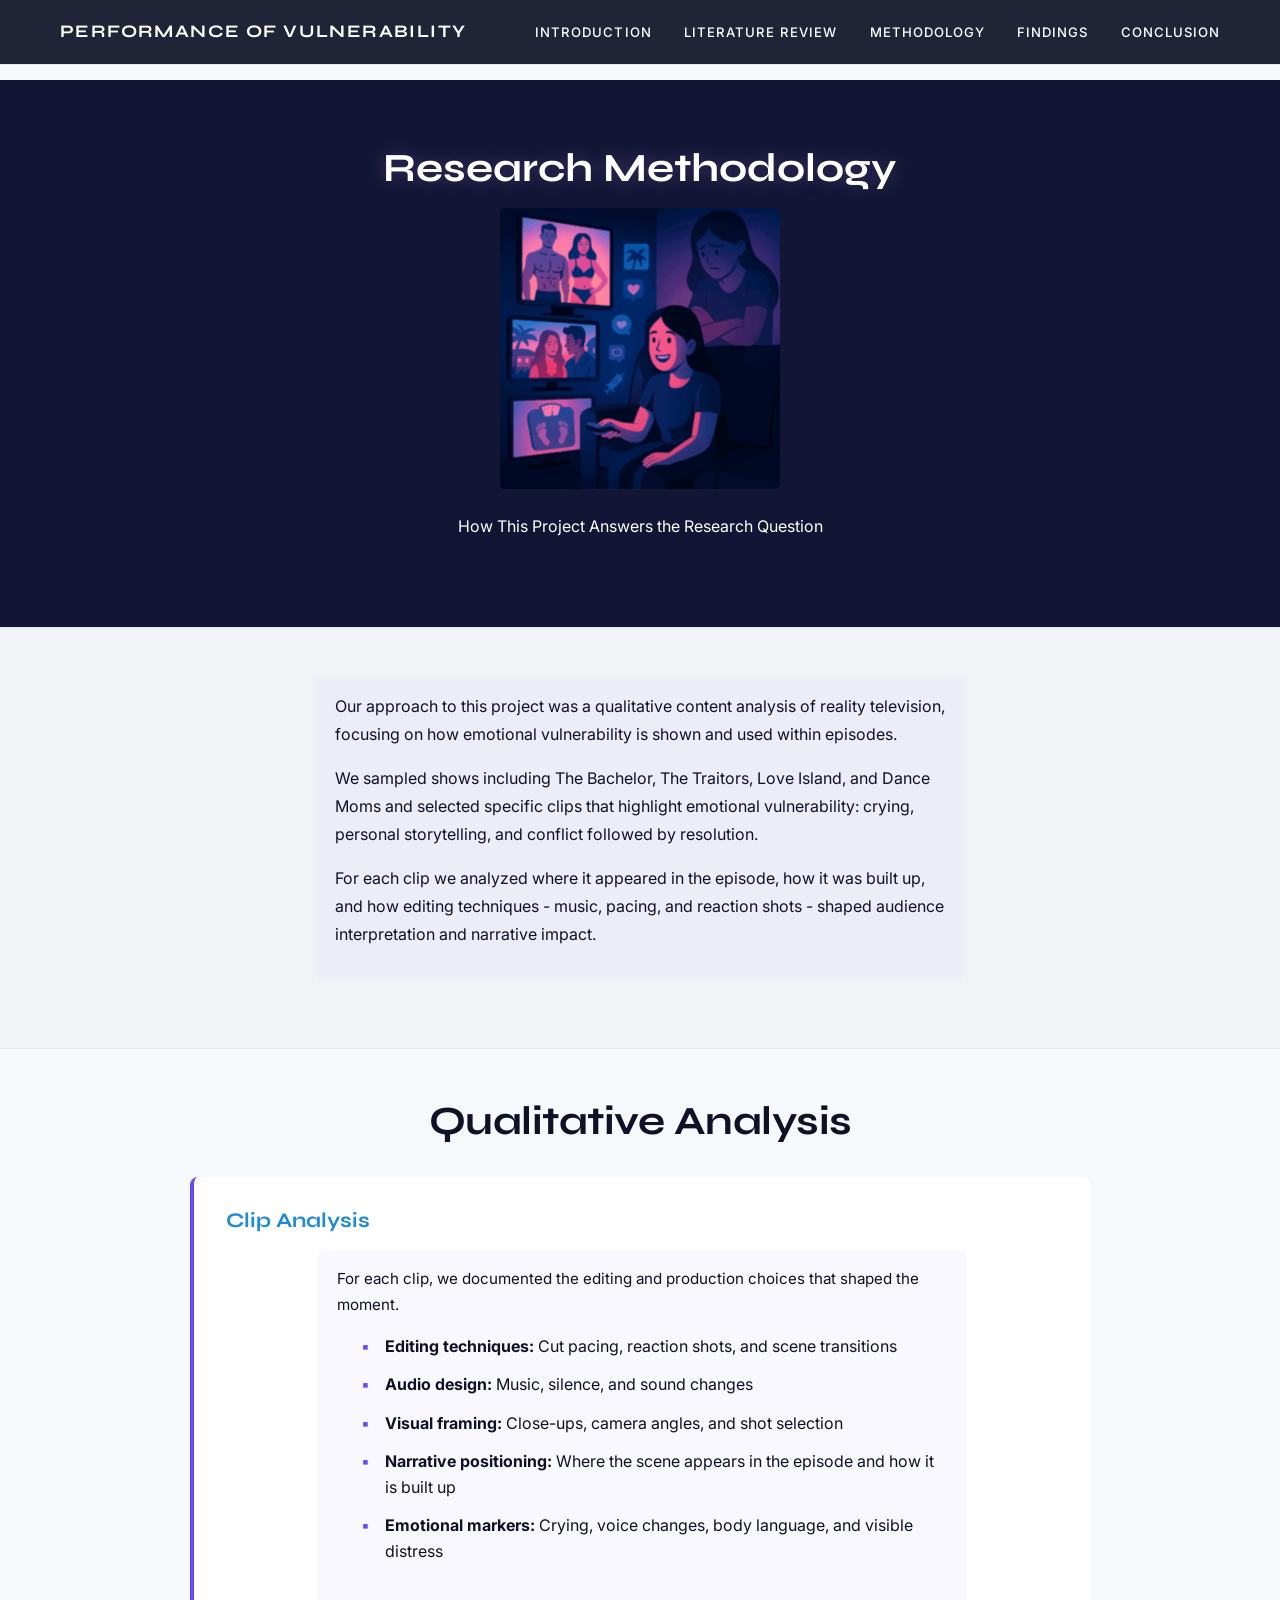
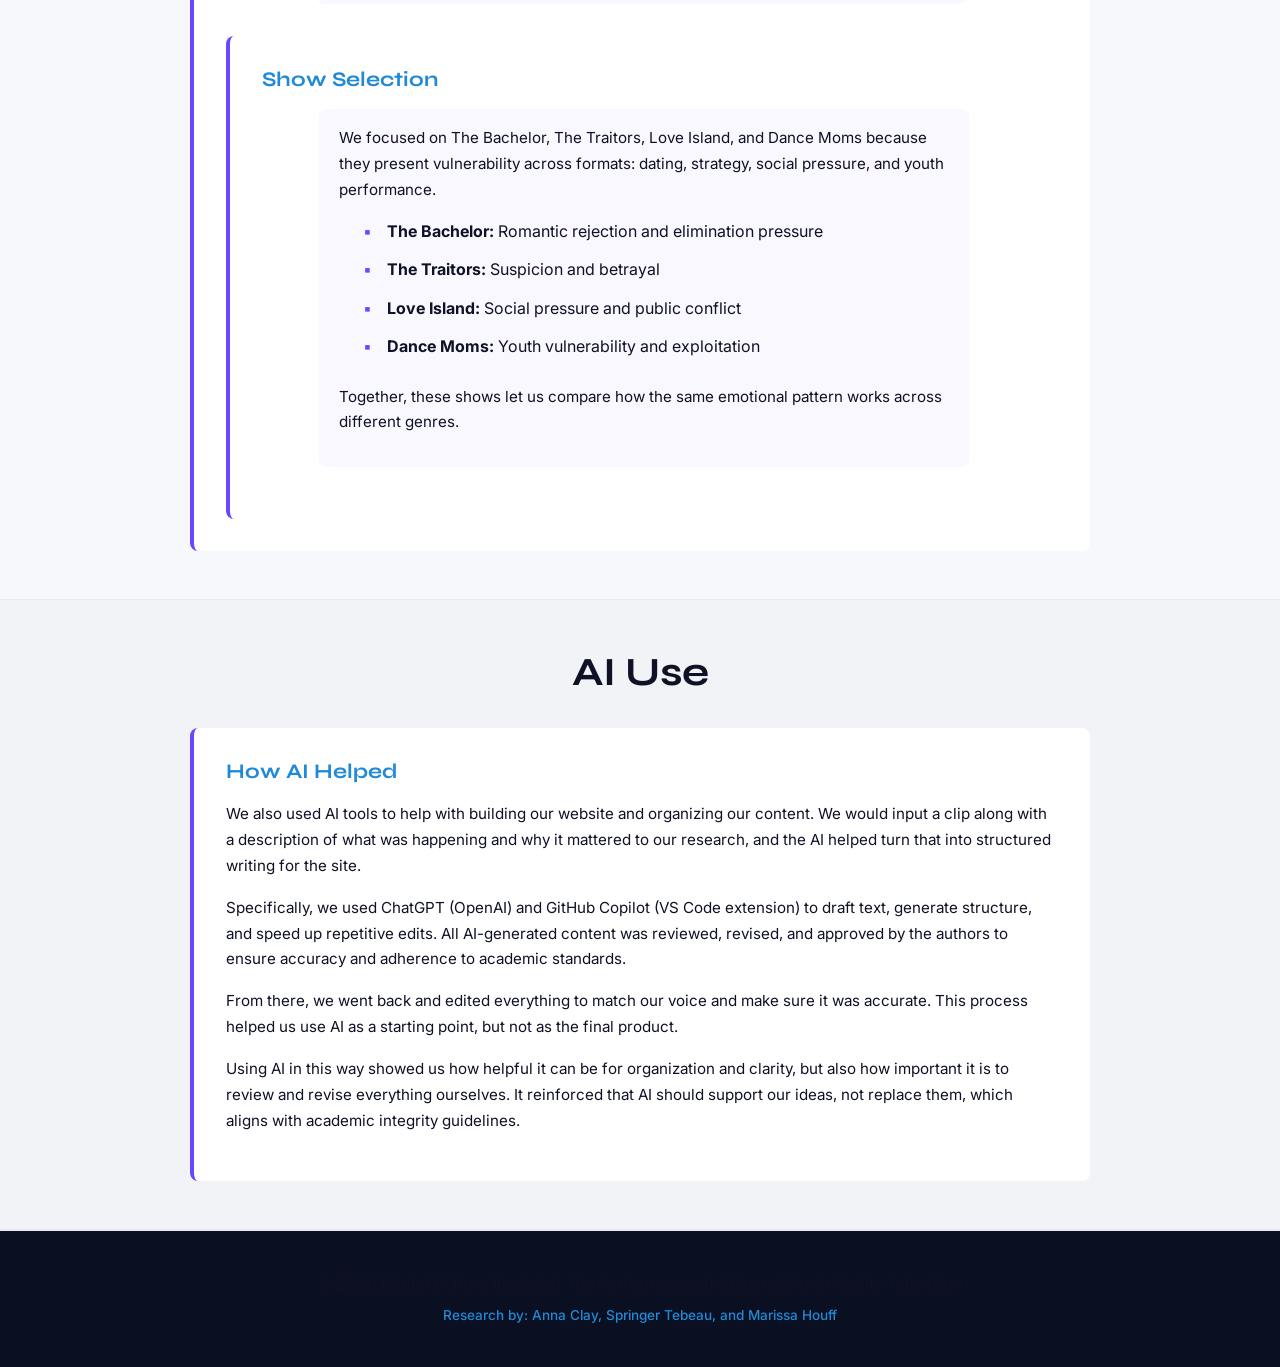
<file: method.html>
<!doctype html>
<html lang="en">
  <head>
    <meta charset="UTF-8" />
    <meta name="viewport" content="width=device-width, initial-scale=1.0" />
    <title>Research Methodology | The Performance of Vulnerability</title>
    <link rel="stylesheet" href="style.css" />
  </head>
  <body>
    <!-- Navigation -->
    <nav class="navbar">
      <div class="container">
        <div class="nav-content">
          <h1 class="logo">
            <a href="index.html">Performance of Vulnerability</a>
          </h1>
          <ul class="nav-links">
            <li><a href="index.html">Introduction</a></li>
            <li><a href="literature.html">Literature Review</a></li>
            <li><a href="method.html" class="active">Methodology</a></li>
            <li><a href="findings.html">Findings</a></li>
            <li><a href="conclusion.html">Conclusion</a></li>
          </ul>
        </div>
      </div>
    </nav>

    <!-- Page Header -->
    <header class="page-hero">
      <div class="container">
        <h1>Research Methodology</h1>
        <div class="page-top-image">
          <img src="Photos/image1.png" alt="Methodology illustration" class="page-illustration" onerror="this.onerror=null;this.src='Photos/group-placeholder.svg'" />
        </div>
        <p>How This Project Answers the Research Question</p>
      </div>
    </header>

    <!-- Content -->
    <main>
      <section class="methodology-intro">
        <div class="container">
          
          <div class="content-inner chunk">
            <p>Our approach to this project was a qualitative content analysis of reality television, focusing on how emotional vulnerability is shown and used within episodes.</p>

            <p>We sampled shows including The Bachelor, The Traitors, Love Island, and Dance Moms and selected specific clips that highlight emotional vulnerability: crying, personal storytelling, and conflict followed by resolution.</p>

            <p>For each clip we analyzed where it appeared in the episode, how it was built up, and how editing techniques - music, pacing, and reaction shots - shaped audience interpretation and narrative impact.</p>
          </div>
        </div>
      </section>

      <section class="method-section">
        <div class="container">
          <h2>Qualitative Analysis</h2>

          <div class="method-subsection">
            <h3>Clip Analysis</h3>
            <div class="content-inner chunk">
              <p>For each clip, we documented the editing and production choices that shaped the moment.</p>
            <ul class="method-list">
              <li>
                <strong>Editing techniques:</strong> Cut pacing, reaction shots,
                and scene transitions
              </li>
              <li>
                <strong>Audio design:</strong> Music, silence, and sound changes
              </li>
              <li>
                <strong>Visual framing:</strong> Close-ups, camera angles, and
                shot selection
              </li>
              <li>
                <strong>Narrative positioning:</strong> Where the scene appears
                in the episode and how it is built up
              </li>
              <li>
                <strong>Emotional markers:</strong> Crying, voice changes, body
                language, and visible distress
              </li>
            </ul>
          </div>

          <div class="method-subsection">
            <h3>Show Selection</h3>
            <div class="content-inner chunk">
              <p>We focused on The Bachelor, The Traitors, Love Island, and Dance Moms because they present vulnerability across formats: dating, strategy, social pressure, and youth performance.</p>
            <ul class="method-list">
              <li>
                <strong>The Bachelor:</strong> Romantic rejection and
                elimination pressure
              </li>
              <li><strong>The Traitors:</strong> Suspicion and betrayal</li>
              <li>
                <strong>Love Island:</strong> Social pressure and public
                conflict
              </li>
              <li>
                <strong>Dance Moms:</strong> Youth vulnerability and
                exploitation
              </li>
            </ul>
            <p>
              Together, these shows let us compare how the same emotional
              pattern works across different genres.
            </p>
          </div>

        </div>
      </section>

      <section class="method-section alt">
        <div class="container">
          <h2>AI Use</h2>

          <div class="method-subsection">
            <h3>How AI Helped</h3>
            <p>
              We also used AI tools to help with building our website and
              organizing our content. We would input a clip along with a
              description of what was happening and why it mattered to our
              research, and the AI helped turn that into structured writing for
              the site.
            </p>
            <p>
              Specifically, we used ChatGPT (OpenAI) and GitHub Copilot (VS
              Code extension) to draft text, generate structure, and speed up
              repetitive edits. All AI-generated content was reviewed, revised,
              and approved by the authors to ensure accuracy and adherence to
              academic standards.
            </p>
            <p>
              From there, we went back and edited everything to match our voice
              and make sure it was accurate. This process helped us use AI as a
              starting point, but not as the final product.
            </p>
            <p>
              Using AI in this way showed us how helpful it can be for
              organization and clarity, but also how important it is to review
              and revise everything ourselves. It reinforced that AI should
              support our ideas, not replace them, which aligns with academic
              integrity guidelines.
            </p>
          </div>
        </div>
      </section>

    </main>

    <!-- Footer -->
    <footer class="footer">
      <div class="container">
        <p>
          &copy; 2026 Digital Culture Analysis | The Performance of
          Vulnerability in Reality Television
        </p>
        <p class="footer-credits">
          Research by: Anna Clay, Springer Tebeau, and Marissa Houff
        </p>
      </div>
    </footer>

    <script src="script.js"></script>
  </body>
</html>
</file>
<file: style.css>
@import url("https://fonts.googleapis.com/css2?family=Inter:wght@400;500;600;700;800&family=Manrope:wght@400;500;600;700;800&family=Syne:wght@500;700;800&display=swap");

/* ============================================
   RESET & BASE STYLES
   ============================================ */

* {
  margin: 0;
  padding: 0;
  box-sizing: border-box;
}

:root {
  --primary-color: #f7f8fb;
  --secondary-color: #ffffff;
  --surface-elevated: #ffffff;
  --surface-alt: #f1f3f6;
  --accent-color: #6b46ff;
  --accent-light: #218ad6;
  --accent-rgb: 107, 70, 255;
  --text-light: #0f1226;
  --text-on-dark: #eef1ff;
  --text-muted: #5b6476;
  --border-color: #e6e9f2;
  --font-body: "Inter", system-ui, -apple-system, "Segoe UI", Roboto, "Helvetica Neue", Arial, sans-serif;
  --font-display: "Syne", system-ui, -apple-system, "Segoe UI", Roboto, "Helvetica Neue", Arial, sans-serif;
  --font-professional: var(--font-body);
  --transition: all 0.3s ease;
}

html {
  scroll-behavior: smooth;
}

/* Prevent anchor targets from being hidden under fixed navbar */
html { scroll-padding-top: 92px; }
h1, h2, h3, h4 { scroll-margin-top: 92px; }

body {
  font-family: var(--font-body);
  background-color: var(--primary-color);
  color: var(--text-light);
  line-height: 1.6;
  overflow-x: hidden;
}

.container {
  max-width: 1200px;
  margin: 0 auto;
  padding: 0 20px;
}

/* ============================================
   TYPOGRAPHY
   ============================================ */

h1,
h2,
h3,
h4,
h5,
h6 {
  font-weight: 700;
  line-height: 1.2;
  font-family: var(--font-display);
  color: var(--text-light);
}

h2 {
  font-size: 2.5rem;
  margin-bottom: 2rem;
  color: var(--text-light);
  text-align: center;
  letter-spacing: -0.5px;
}

h3 {
  font-size: 1.3rem;
  margin-bottom: 1rem;
  color: var(--text-light);
}

p {
  font-size: 1rem;
  color: var(--text-light);
  margin-bottom: 1.5rem;
}

li, strong, em, span {
  color: var(--text-light);
}

a,
a:visited {
  color: var(--accent-light);
}

a:hover,
a:focus {
  color: var(--accent-color);
}

/* ============================================
   NAVIGATION
   ============================================ */

.navbar {
  position: fixed;
  top: 0;
  width: 100%;
  background: rgba(15, 18, 38, 0.92);
  backdrop-filter: blur(10px);
  border-bottom: 1px solid var(--border-color);
  z-index: 1000;
  padding: 1.2rem 0;
}

.nav-content {
  display: flex;
  justify-content: space-between;
  align-items: center;
}

.logo {
  font-size: 1.1rem;
  font-weight: 700;
  color: #ffffff;
  letter-spacing: 0.08em;
  text-transform: uppercase;
}

.logo a {
  color: #ffffff;
  text-decoration: none;
  transition: var(--transition);
}

.logo a:hover {
  color: var(--accent-color);
}

.nav-links {
  display: flex;
  list-style: none;
  gap: 2rem;
}

.nav-links a {
  color: #ffffff;
  text-decoration: none;
  font-size: 0.82rem;
  font-weight: 500;
  text-transform: uppercase;
  letter-spacing: 0.08em;
  transition: var(--transition);
  position: relative;
}

.nav-links a.active {
  color: var(--accent-color);
}

.nav-links a.active::after {
  width: 100%;
}

.nav-links a::after {
  content: "";
  position: absolute;
  bottom: -4px;
  left: 0;
  width: 0;
  height: 2px;
  background: var(--accent-color);
  transition: width 0.3s ease;
}

/* Theme toggle button */
.theme-toggle { display: none; }

/* Smooth color transitions */
body, .hero, header, section, .preview-card, .case-study-card {
  transition: background-color 0.25s ease, color 0.25s ease;
}

.nav-links a:hover {
  color: var(--accent-color);
}

.nav-links a:hover::after {
  width: 100%;
}

/* ============================================
   HERO SECTION
   ============================================ */

.hero {
  margin-top: 80px;
  min-height: calc(100vh - 80px);
  display: flex;
  align-items: center;
  justify-content: center;
  background: var(--primary-color);
  position: relative;
  overflow: hidden;
  color: var(--text-light);
}

.hero h1, .hero h2, .hero h3, .hero h4,
.hero p, .hero li, .hero strong {
  color: var(--text-light);
}

.hero::before {
  content: "";
  position: absolute;
  top: -20%;
  right: -10%;
  width: 420px;
  height: 420px;
  border: 1px solid rgba(107, 70, 255, 0.16);
  border-radius: 50%;
  box-shadow: 0 0 120px rgba(107, 70, 255, 0.1);
  animation: pulse-glow 8s ease-in-out infinite;
}

@keyframes pulse-glow {
  0%,
  100% {
    opacity: 0.5;
  }
  50% {
    opacity: 1;
  }
}

.hero-content {
  position: relative;
  z-index: 1;
  text-align: center;
  animation: fade-in-up 1s ease-out;
}

@keyframes fade-in-up {
  from {
    opacity: 0;
    transform: translateY(30px);
  }
  to {
    opacity: 1;
    transform: translateY(0);
  }
}

.hero-title {
  font-size: 3.5rem;
  margin-bottom: 1rem;
  color: var(--text-light);
  font-weight: 800;
  letter-spacing: -0.02em;
  text-shadow: none;
}

.hero-subtitle {
  font-size: 1.4rem;
  color: var(--text-muted);
  margin-bottom: 2rem;
  font-weight: 300;
}

.hero-question {
  font-size: 1.1rem;
  color: var(--text-light);
  font-weight: 600;
  font-style: italic;
}

.research-box {
  background: #ffffff;
  border-left: 4px solid var(--accent-color);
  padding: 1.5rem;
  border-radius: 8px;
  max-width: 700px;
  margin: 0 auto;
  box-shadow: 0 18px 40px rgba(15, 18, 38, 0.08);
}

.research-label {
  font-size: 0.9rem;
  text-transform: uppercase;
  letter-spacing: 1px;
  color: var(--accent-color);
  margin-bottom: 0.5rem;
}

.research-box .hero-question {
  font-style: normal;
  margin-bottom: 0;
}

/* ============================================
   SECTIONS - GENERAL
   ============================================ */

section {
  padding: 3.5rem 0;
  border-bottom: 1px solid var(--border-color);
}

section:nth-child(odd) {
  background-color: var(--surface-alt);
  color: var(--text-light);
}

section:nth-child(odd) p, section:nth-child(odd) li, section:nth-child(odd) strong {
  color: var(--text-light);
}

section:nth-child(even) {
  background-color: var(--primary-color);
  color: var(--text-light);
}

section:nth-child(even) p, section:nth-child(even) li, section:nth-child(even) strong {
  color: var(--text-light);
}

/* ============================================
   SECTION PREVIEW CARDS (For Index/Navigation)
   ============================================ */

.sections-preview {
  padding: 4rem 0;
  background: var(--surface-alt);
  color: var(--text-light);
}

.sections-preview h2 {
  margin-bottom: 3rem;
  color: var(--text-light) !important;
}

.sections-preview h1, .sections-preview h2, .sections-preview h3, .sections-preview h4,
.sections-preview p, .sections-preview li, .sections-preview strong {
  color: var(--text-light);
}

.preview-grid {
  display: grid;
  grid-template-columns: repeat(auto-fit, minmax(260px, 1fr));
  gap: 2rem;
}

.preview-card {
  background: var(--surface-elevated);
  border: 1px solid var(--border-color);
  border-radius: 8px;
  padding: 2rem;
  text-decoration: none;
  transition: var(--transition);
  cursor: pointer;
  display: flex;
  flex-direction: column;
  gap: 1rem;
  animation: fade-in-up 0.8s ease-out;
}

/* Case study visuals */
.case-study-card {
  margin-bottom: 2.5rem;
}

.show-banner img {
  width: 100%;
  height: 160px;
  object-fit: cover;
  border-radius: 6px;
}

.content-inner {
  max-width: 65ch;
  margin: 0.5rem auto 1.5rem auto;
}

.video-embed {
  margin-top: 1rem;
}

/* Normalize heading fonts and spacing */
h1, h2, h3, h4 {
  font-family: var(--font-display);
}

p, li { line-height: 1.6; }

.preview-card:hover {
  border-color: var(--accent-color);
  transform: translateY(-12px);
  box-shadow: 0 25px 50px rgba(var(--accent-rgb), 0.25);
}

.preview-icon {
  font-size: 2.5rem;
  height: 60px;
  display: flex;
  align-items: center;
}

.preview-card h3 {
  color: var(--text-light);
  margin: 0;
  font-size: 1.2rem;
}

.preview-card p {
  color: var(--text-light);
  font-size: 0.95rem;
  margin: 0;
  flex-grow: 1;
}

.preview-link {
  color: var(--accent-color);
  font-weight: 600;
  font-size: 0.9rem;
  margin-top: 0.5rem;
}

.preview-card:hover .preview-link {
  color: var(--accent-light);
}

/* ============================================
   ENHANCED ABOUT SECTION
   ============================================ */

.about-content {
  max-width: 800px;
  margin: 0 auto;
  text-align: center;
  line-height: 1.8;
}

.about-content h3 {
  color: var(--accent-color);
  margin-top: 1.5rem;
  margin-bottom: 0.8rem;
  font-size: 1.1rem;
}

.about-content p {
  font-size: 1.1rem;
  color: var(--text-light);
  margin-bottom: 1.5rem;
}

/* ============================================
   CHUNKING / SCANNABILITY HELPERS
   ============================================ */

.content-inner {
  max-width: 65ch;
  margin: 0 auto;
}

.section-summary {
  color: #ffffff;
  font-size: 1.02rem;
  margin-bottom: 1rem;
}

.chunk {
  background: rgba(var(--accent-rgb), 0.04);
  padding: 1rem 1.25rem;
  border-radius: 8px;
  margin-bottom: 1.25rem;
}

.chunk-sep {
  border: none;
  height: 1px;
  background: rgba(255, 255, 255, 0.04);
  margin: 2rem 0;
}

.content-inner p {
  margin-bottom: 1rem;
  line-height: 1.75;
  color: var(--text-light);
}

.highlight { font-weight: 700; color: var(--accent-light); }

.hypothesis-banner {
  background: rgba(200, 139, 255, 0.12);
  border: 2px solid var(--accent-color);
  border-radius: 8px;
  padding: 2rem;
  margin: 2rem auto;
  max-width: 850px;
}

.hypothesis-banner p {
  font-size: 1.05rem;
  color: var(--text-light);
  margin: 0;
  line-height: 1.7;
}

.hypothesis-banner strong {
  color: var(--accent-light);
}

/* Meet the Team caption and photo styles */
.meet-team-caption {
  font-size: 1.15rem;
  margin: 0.8rem 0 0.6rem 0;
  color: var(--text-light);
  font-weight: 700;
}

.hero-group-photo {
  text-align: center;
  margin-top: 1rem;
}

.hero-group-photo img {
  max-width: 420px;
  width: 100%;
  height: auto;
  border-radius: 8px;
  box-shadow: 0 12px 30px rgba(15,18,38,0.06);
  display: inline-block;
}

@media (max-width: 480px) {
  .meet-team-caption { font-size: 1rem; }
  .hero-group-photo img { max-width: 320px; }
}

/* ============================================
   METHODOLOGY SECTION
   ============================================ */

.methodology-grid {
  display: grid;
  grid-template-columns: repeat(auto-fit, minmax(250px, 1fr));
  gap: 2rem;
}

.method-card {
  background: var(--secondary-color);
  padding: 2rem;
  border-radius: 8px;
  text-align: center;
  border: 1px solid var(--border-color);
  transition: var(--transition);
  cursor: pointer;
  animation: fade-in-up 0.8s ease-out;
}

.method-card:hover {
  border-color: var(--accent-color);
  transform: translateY(-8px);
  box-shadow: 0 20px 40px rgba(var(--accent-rgb), 0.15);
}

.method-icon {
  font-size: 2.5rem;
  margin-bottom: 1rem;
}

.method-card h3 {
  margin-bottom: 1rem;
  color: var(--text-light);
}

.method-card p {
  color: var(--text-muted);
  font-size: 0.95rem;
}

/* ============================================
   CASE STUDIES SECTION
   ============================================ */

.cases-grid {
  display: grid;
  grid-template-columns: repeat(auto-fit, minmax(300px, 1fr));
  gap: 2rem;
}

.case-card {
  background: var(--secondary-color);
  border-left: 4px solid var(--accent-color);
  padding: 2rem;
  border-radius: 4px;
  transition: var(--transition);
  animation: fade-in-up 0.8s ease-out;
}

.case-card:hover {
  transform: translateX(10px);
  box-shadow: 0 20px 40px rgba(var(--accent-rgb), 0.2);
}

.case-image {
  width: 100%;
  height: 150px;
  background: rgba(200, 139, 255, 0.22);
  border-radius: 4px;
  display: flex;
  align-items: center;
  justify-content: center;
  font-weight: 700;
  font-size: 1.3rem;
  color: var(--text-light);
  margin-bottom: 1.5rem;
}

.case-card h3 {
  color: var(--accent-color);
  margin-bottom: 1rem;
}

.case-card p {
  color: var(--text-light);
  margin-bottom: 1rem;
  font-size: 0.95rem;
}

.case-insight {
  background: rgba(var(--accent-rgb), 0.1);
  padding: 1rem;
  border-radius: 4px;
  color: var(--accent-light);
  margin-top: 1.5rem;
}

/* ============================================
   FINDINGS SECTION
   ============================================ */

.findings-grid {
  display: grid;
  grid-template-columns: repeat(auto-fit, minmax(280px, 1fr));
  gap: 2rem;
}

.finding {
  background: var(--secondary-color);
  padding: 2rem;
  border-radius: 8px;
  border-top: 3px solid var(--accent-color);
  animation: fade-in-up 0.8s ease-out;
}

.finding h3 {
  color: var(--accent-color);
  margin-bottom: 1rem;
  font-size: 1.2rem;
}

.finding p {
  color: var(--text-muted);
  margin-bottom: 1rem;
  font-size: 0.95rem;
}

.finding ul {
  list-style: none;
  margin-left: 0;
}

.finding li {
  color: var(--text-light);
  margin-bottom: 0.8rem;
  padding-left: 1.5rem;
  position: relative;
  font-size: 0.95rem;
}

.finding li::before {
  content: "▪";
  position: absolute;
  left: 0;
  color: var(--accent-color);
}

.finding strong {
  color: var(--accent-light);
}

/* ============================================
   DATA SECTION
   ============================================ */

.section-description {
  text-align: center;
  color: var(--text-muted);
  font-size: 1rem;
  margin-bottom: 3rem;
}

.data-grid {
  display: grid;
  grid-template-columns: repeat(auto-fit, minmax(350px, 1fr));
  gap: 3rem;
}

.data-chart {
  background: var(--secondary-color);
  padding: 2rem;
  border-radius: 8px;
  border: 1px solid var(--border-color);
}

.data-chart h3 {
  text-align: center;
  margin-bottom: 2rem;
  color: var(--accent-color);
}

.chart-placeholder {
  display: flex;
  flex-direction: column;
  gap: 1.5rem;
}

/* Bar Chart */
.bar-group {
  display: flex;
  align-items: flex-end;
  gap: 1rem;
}

.bar {
  flex: 1;
  background: var(--accent-color);
  border-radius: 4px 4px 0 0;
  min-height: 40px;
  position: relative;
  display: flex;
  flex-direction: column;
  align-items: center;
  justify-content: flex-end;
  padding: 0.5rem;
  transition: var(--transition);
}

.bar:hover {
  transform: scaleY(1.05);
  filter: brightness(1.2);
}

.bar-label {
  font-size: 0.75rem;
  color: var(--text-muted);
  text-align: center;
  margin-top: 0.5rem;
}

.bar-value {
  font-size: 0.9rem;
  font-weight: 600;
  color: #150f2a;
  margin-bottom: 0.3rem;
}

/* Stats */
.stat-box {
  background: rgba(var(--accent-rgb), 0.1);
  padding: 1.5rem;
  border-radius: 4px;
  text-align: center;
  border-left: 3px solid var(--accent-color);
  transition: var(--transition);
}

.stat-box:hover {
  border-left-color: var(--accent-light);
  transform: scale(1.02);
}

.stat-number {
  font-size: 2.2rem;
  font-weight: 700;
  color: var(--accent-color);
  margin-bottom: 0.5rem;
}

.stat-label {
  color: var(--text-light);
  font-size: 0.95rem;
}

/* ============================================
   CONCLUSION SECTION
   ============================================ */

.conclusion-content {
  max-width: 900px;
  margin: 0 auto;
}

.main-takeaway {
  font-size: 1.4rem;
  color: var(--accent-color);
  font-weight: 600;
  text-align: center;
  margin-bottom: 2rem;
  line-height: 1.8;
}

.takeaway-box {
  background: rgba(200, 139, 255, 0.1);
  border-left: 4px solid var(--accent-color);
  padding: 2rem;
  border-radius: 4px;
  margin-top: 2rem;
}

.takeaway-box p {
  color: var(--text-light);
  margin-bottom: 1.5rem;
}

.takeaway-box ol {
  margin-left: 2rem;
  color: var(--text-light);
}

.takeaway-box li {
  margin-bottom: 1rem;
}

.takeaway-box strong {
  color: var(--accent-light);
}

/* ============================================
   SOURCES SECTION
   ============================================ */

.sources-list {
  max-width: 900px;
  margin: 0 auto;
}

.sources-list h3 {
  color: var(--accent-color);
  margin-top: 2rem;
  margin-bottom: 1rem;
  font-size: 1.2rem;
}

.sources-list ul {
  list-style: none;
  margin-left: 0;
}

.sources-list li {
  color: var(--text-light);
  margin-bottom: 1rem;
  padding-left: 1.5rem;
  position: relative;
  line-height: 1.6;
}

.sources-list li::before {
  content: "→";
  position: absolute;
  left: 0;
  color: var(--accent-color);
}

/* ============================================
   FOOTER
   ============================================ */

.footer {
  background: #0b0f22;
  border-top: 1px solid var(--border-color);
  padding: 2rem 0;
  text-align: center;
  color: var(--text-muted);
}

.footer p {
  margin: 0.5rem 0;
}

.footer-credits {
  font-size: 0.85rem;
  color: var(--accent-light);
  font-weight: 500;
}

/* ============================================
   ANIMATIONS
   ============================================ */

@keyframes fade-in-on-scroll {
  from {
    opacity: 0;
    transform: translateY(30px);
  }
  to {
    opacity: 1;
    transform: translateY(0);
  }
}

/* ============================================
   PAGE-SPECIFIC HERO (For non-index pages)
   ============================================ */

.page-hero {
  margin-top: 80px;
  padding: 4rem 0;
  background: #121634;
  text-align: center;
  border-bottom: 1px solid var(--border-color);
  color: #ffffff;
}

.page-hero h1, .page-hero h2, .page-hero h3,
.page-hero p, .page-hero li, .page-hero strong {
  color: #ffffff;
}

.page-hero h1 {
  font-size: 2.5rem;
  margin-bottom: 1rem;
  color: #ffffff;
  text-shadow: 0 0 18px rgba(200, 139, 255, 0.28);
}

/* ============================================
   LITERATURE REVIEW SECTION STYLING
   ============================================ */

.literature-section {
  padding: 3rem 0;
}

.literature-section.alt {
  background-color: var(--surface-alt);
}

.lit-content {
  max-width: 900px;
  margin: 0 auto;
}

.lit-content h4 {
  color: var(--accent-color);
  margin-top: 1.5rem;
  margin-bottom: 1rem;
  font-size: 1.1rem;
}

.lit-content p {
  color: var(--text-light);
  margin-bottom: 1rem;
  line-height: 1.8;
  font-size: 0.95rem;
}

.lit-content em {
  color: var(--accent-light);
  font-style: italic;
}

.lit-list {
  list-style: none;
  margin: 1.5rem 0;
  padding-left: 1.5rem;
}

.lit-list li {
  color: var(--text-light);
  margin-bottom: 0.8rem;
  padding-left: 1.5rem;
  position: relative;
  line-height: 1.6;
}

.lit-list li::before {
  content: "→";
  position: absolute;
  left: 0;
  color: var(--accent-color);
}

.lit-highlight {
  background: rgba(var(--accent-rgb), 0.1);
  border-left: 4px solid var(--accent-color);
  padding: 1.5rem;
  border-radius: 4px;
  margin: 2rem 0;
  color: var(--text-light);
  line-height: 1.7;
}

.lit-highlight strong {
  color: var(--accent-light);
}

.conclusion-lit {
  text-align: center;
}

/* ============================================
   METHODOLOGY SECTION STYLING
   ============================================ */

.methodology-intro {
  padding: 3rem 0;
}

.method-section {
  padding: 3rem 0;
}

.method-section.alt {
  background-color: var(--surface-alt);
}

.method-subsection {
  max-width: 900px;
  margin: 2rem auto 0;
  background: var(--secondary-color);
  padding: 2rem;
  border-radius: 8px;
  border-left: 4px solid var(--accent-color);
}

.method-subsection h3 {
  color: var(--accent-light);
  margin-bottom: 1rem;
}

.method-subsection h4 {
  color: var(--accent-color);
  margin-top: 1rem;
  margin-bottom: 0.8rem;
  font-size: 1rem;
}

.method-subsection p {
  color: var(--text-light);
  margin-bottom: 1rem;
  line-height: 1.7;
  font-size: 0.95rem;
}

.method-list {
  list-style: none;
  margin: 1rem 0 1.5rem 0;
  padding-left: 1.5rem;
}

.method-list li {
  color: var(--text-light);
  margin-bottom: 0.8rem;
  padding-left: 1.5rem;
  position: relative;
}

.method-list li::before {
  content: "▪";
  position: absolute;
  left: 0;
  color: var(--accent-color);
}

.comparison-structure,
.comparison-variables {
  background: rgba(var(--accent-rgb), 0.09);
  padding: 1.5rem;
  border-radius: 4px;
  margin: 1.5rem 0;
  border-left: 3px solid var(--accent-light);
}

.comparison-structure h4,
.comparison-variables h4 {
  color: var(--accent-light);
  margin-bottom: 0.5rem;
}

/* ============================================
   FINDINGS & CASE STUDIES STYLING
   ============================================ */

.findings-overview {
  padding: 3rem 0;
}

body.findings-page .page-hero h1,
body.findings-page .page-hero p,
body.findings-page h2,
body.findings-page h3,
body.findings-page h4,
body.findings-page p,
body.findings-page li,
body.findings-page a {
  font-family: var(--font-professional);
}

body.findings-page h2 {
  letter-spacing: -0.02em;
}

body.findings-page .findings-section .container {
  max-width: 1120px;
}

.findings-overview p {
  max-width: 760px;
  margin: 0 auto;
  text-align: center;
  color: var(--text-muted);
}

.findings-section {
  padding: 3rem 0;
}

.findings-section.alt {
  background-color: var(--surface-alt);
}

.findings-section .container,
.findings-overview .container {
  max-width: 1100px;
}

.case-study-card {
  background: var(--secondary-color);
  border: 1px solid var(--border-color);
  border-left: 4px solid var(--accent-color);
  padding: 2rem;
  border-radius: 12px;
  margin-bottom: 2.5rem;
  max-width: 1040px;
  margin-left: auto;
  margin-right: auto;
  box-shadow: 0 10px 28px rgba(0, 0, 0, 0.18);
}

body.findings-page .case-study-card {
  display: grid;
  gap: 1rem;
}

.show-banner {
  position: relative;
  width: 100%;
  height: 280px;
  border-radius: 10px;
  overflow: hidden;
  margin-bottom: 1.15rem;
  border: 1px solid var(--border-color);
  box-shadow: 0 10px 24px rgba(0, 0, 0, 0.2);
  background: linear-gradient(
    135deg,
    rgba(26, 31, 58, 0.95),
    rgba(20, 25, 54, 0.95)
  );
}

.show-banner img {
  width: 100%;
  height: 100%;
  object-fit: contain;
  object-position: center;
  display: block;
  padding: 0;
}

.show-banner::after {
  content: "";
  position: absolute;
  inset: 0;
  background: linear-gradient(
    to top,
    rgba(15, 18, 38, 0.88) 10%,
    rgba(15, 18, 38, 0.18) 55%,
    rgba(15, 18, 38, 0.08) 100%
  );
}

.show-banner-title {
  position: absolute;
  left: 1rem;
  bottom: 0.9rem;
  z-index: 1;
  color: #ffffff;
  font-family: var(--font-display);
  font-size: 1.25rem;
  font-weight: 800;
  letter-spacing: 0.03em;
  text-shadow: 0 4px 14px rgba(0, 0, 0, 0.65);
}

.show-brand {
  display: inline-block;
  margin-bottom: 0.9rem;
  padding: 0.35rem 0.8rem;
  border-radius: 999px;
  background: rgba(200, 139, 255, 0.18);
  border: 1px solid rgba(200, 139, 255, 0.45);
  color: var(--accent-light);
  font-size: 0.75rem;
  font-weight: 700;
  letter-spacing: 0.1em;
  text-transform: uppercase;
}

.case-image-large {
  width: 100%;
  height: 120px;
  background: rgba(200, 139, 255, 0.2);
  border-radius: 4px;
  display: flex;
  align-items: center;
  justify-content: center;
  font-weight: 700;
  font-size: 1.2rem;
  color: var(--text-light);
  margin-bottom: 1.5rem;
}

.show-logo-image {
  display: block;
  width: 100%;
  max-width: 640px;
  max-height: 140px;
  object-fit: contain;
  margin-bottom: 1.5rem;
  padding: 0.9rem;
  border-radius: 8px;
  background: rgba(255, 255, 255, 0.92);
  box-shadow: 0 12px 30px rgba(0, 0, 0, 0.18);
}

@media (max-width: 700px) {
  .show-banner {
    height: 230px;
  }

  .show-banner-title {
    font-size: 1.05rem;
  }
}

.case-study-card h3 {
  color: var(--accent-color);
  margin-bottom: 1.2rem;
  font-size: 1.35rem;
  line-height: 1.4;
  letter-spacing: 0;
  max-width: none;
}

body.findings-page .case-study-card h3 {
  color: #e5b9ff;
  font-weight: 700;
  margin-top: 0.1rem;
}

.case-detail {
  margin-bottom: 1rem;
  padding: 1.2rem;
  border: 1px solid rgba(168, 176, 212, 0.18);
  border-radius: 8px;
  background: rgba(255, 255, 255, 0.025);
}

body.findings-page .case-detail {
  display: grid;
  gap: 0.55rem;
}

.case-detail:last-child {
  margin-bottom: 0;
}

.case-detail h4 {
  color: var(--accent-light);
  margin-top: 0;
  margin-bottom: 0.75rem;
  font-size: 1.05rem;
  line-height: 1.35;
  letter-spacing: 0.01em;
}

body.findings-page .case-detail h4 {
  font-weight: 700;
  margin-bottom: 0.35rem;
}

.case-detail p {
  color: var(--text-light);
  margin-bottom: 1rem;
  font-size: 1rem;
  line-height: 1.75;
  max-width: none;
}

body.findings-page .case-detail p {
  max-width: 74ch;
  color: #e9ecff;
}

.case-detail p + p {
  margin-top: 0.75rem;
}

.case-list {
  list-style: none;
  margin: 0.85rem 0 0;
  padding-left: 1.15rem;
  max-width: none;
}

body.findings-page .case-list {
  margin-top: 0.4rem;
}

.case-list li {
  color: var(--text-light);
  margin-bottom: 0.75rem;
  padding-left: 1.35rem;
  position: relative;
  font-size: 0.97rem;
  line-height: 1.7;
}

body.findings-page .case-list li {
  max-width: 62ch;
}

.case-detail a {
  overflow-wrap: anywhere;
}

.case-list li::before {
  content: "▪";
  position: absolute;
  left: 0;
  color: var(--accent-color);
}

.case-list a,
.citation-list a {
  color: var(--accent-light);
  text-decoration: underline;
  text-underline-offset: 2px;
  overflow-wrap: anywhere;
  word-break: break-word;
}

.case-list a:hover,
.citation-list a:hover {
  color: var(--accent-color);
}

.video-embed {
  position: relative;
  width: 100%;
  max-width: 760px;
  aspect-ratio: 16 / 9;
  margin: 0.9rem auto 1rem;
  border-radius: 8px;
  overflow: hidden;
  border: 1px solid var(--border-color);
  background: #000;
}

body.findings-page .video-embed,
body.findings-page .reddit-embed {
  box-shadow: 0 8px 22px rgba(0, 0, 0, 0.22);
}

body.findings-page .clip-analysis {
  margin-top: 0.35rem;
  padding: 1rem 1.1rem;
  background: rgba(126, 230, 255, 0.06);
  border: 1px solid rgba(126, 230, 255, 0.22);
  border-left: 3px solid var(--accent-light);
  border-radius: 8px;
}

body.findings-page .clip-analysis h5 {
  margin: 0 0 0.6rem;
  font-size: 0.92rem;
  letter-spacing: 0.04em;
  text-transform: uppercase;
  color: var(--accent-light);
  font-weight: 700;
}

body.findings-page .clip-points {
  list-style: none;
  margin: 0;
  padding: 0;
}

body.findings-page .clip-points li {
  margin: 0 0 0.5rem;
  padding-left: 1rem;
  position: relative;
  line-height: 1.65;
  color: #e9ecff;
}

body.findings-page .clip-points li:last-child {
  margin-bottom: 0;
}

body.findings-page .clip-points li::before {
  content: "•";
  position: absolute;
  left: 0;
  color: var(--accent-color);
}

.video-embed iframe {
  position: absolute;
  inset: 0;
  width: 100%;
  height: 100%;
  border: 0;
}

.reddit-embed {
  width: 100%;
  margin: 0.9rem 0 1rem;
  border-radius: 8px;
  overflow: hidden;
  border: 1px solid var(--border-color);
  background: #0f1226;
}

.reddit-embed iframe {
  display: block;
  width: 100%;
  min-height: 420px;
  border: 0;
}

@media (min-width: 980px) {
  .case-study-card {
    padding: 2.2rem;
  }

  .case-detail {
    padding: 1.25rem 1.35rem;
  }

  .case-list {
    columns: 2;
    column-gap: 2rem;
  }

  .case-list li {
    break-inside: avoid;
  }
}

@media (max-width: 900px) {
  .case-study-card {
    padding: 1.25rem;
    border-radius: 10px;
  }

  .show-banner {
    height: 220px;
  }

  .case-study-card h3 {
    font-size: 1.2rem;
  }

  .case-list {
    columns: 1;
  }

  body.findings-page .case-detail p,
  body.findings-page .case-list li {
    max-width: none;
  }

  body.findings-page .clip-analysis {
    padding: 0.9rem;
  }
}

.data-visualization {
  margin-top: 3rem;
}

.stat-grid {
  display: grid;
  grid-template-columns: repeat(auto-fit, minmax(200px, 1fr));
  gap: 1.5rem;
  margin-top: 2rem;
}

.synthesis-content {
  max-width: 900px;
  margin: 0 auto;
}

.synthesis-list {
  list-style: decimal;
  margin-left: 2rem;
  color: var(--text-light);
}

.synthesis-list li {
  margin-bottom: 1.5rem;
  line-height: 1.7;
}

/* ============================================
   CONCLUSION SECTION STYLING
   ============================================ */

.conclusion-section {
  padding: 3rem 0;
}

.conclusion-section.alt {
  background-color: var(--surface-alt);
}

.question-box {
  background: rgba(var(--accent-rgb), 0.1);
  border: 2px solid var(--accent-color);
  border-radius: 8px;
  padding: 1.5rem;
  max-width: 800px;
  margin: 1.5rem auto;
  text-align: center;
}

.question-box p {
  color: var(--text-light);
  font-size: 1.05rem;
  margin: 0;
}

.question-box strong {
  color: var(--accent-light);
}

.answer-content {
  max-width: 900px;
  margin: 0 auto;
}

.answer-content h3 {
  color: var(--text-light);
  margin-top: 2rem;
  margin-bottom: 1rem;
}

.answer-section {
  background: var(--secondary-color);
  padding: 1.5rem;
  border-left: 3px solid var(--accent-color);
  border-radius: 4px;
  margin-bottom: 1.5rem;
}

.answer-section h4 {
  color: var(--accent-light);
  margin-top: 0;
  margin-bottom: 1rem;
}

.answer-section p {
  color: var(--text-light);
  margin-bottom: 1rem;
}

.answer-list {
  list-style: none;
  padding-left: 1.5rem;
  margin-bottom: 1rem;
}

.answer-list li {
  color: var(--text-light);
  margin-bottom: 0.8rem;
  padding-left: 1.5rem;
  position: relative;
}

.answer-list li::before {
  content: "•";
  position: absolute;
  left: 0;
  color: var(--accent-color);
}

.contribution {
  background: var(--secondary-color);
  padding: 1.5rem;
  border-radius: 4px;
  margin-bottom: 1.5rem;
  border-top: 3px solid var(--accent-color);
}

.contribution h3 {
  color: var(--accent-light);
  margin-top: 0;
  margin-bottom: 0.8rem;
}

.contribution p {
  color: var(--text-light);
  margin-bottom: 0;
}

.limitation {
  background: var(--secondary-color);
  padding: 1.5rem;
  border-radius: 4px;
  margin-bottom: 1.5rem;
}

.limitation h3 {
  color: var(--accent-light);
  margin-top: 0;
  margin-bottom: 1rem;
}

.limitation-list {
  list-style: none;
  padding-left: 0;
}

.limitation-list li {
  color: var(--text-light);
  margin-bottom: 0.8rem;
  padding-left: 1.5rem;
  position: relative;
}

.limitation-list li::before {
  content: "◦";
  position: absolute;
  left: 0;
  color: var(--accent-color);
}

.future-direction {
  background: var(--secondary-color);
  padding: 1.5rem;
  border-radius: 4px;
  margin-bottom: 1.5rem;
  border-left: 3px solid var(--accent-light);
}

.future-direction h3 {
  color: var(--accent-light);
  margin-top: 0;
  margin-bottom: 0.8rem;
}

.future-direction p {
  color: var(--text-light);
  margin-bottom: 0;
}

.implication {
  background: var(--secondary-color);
  padding: 1.5rem;
  border-radius: 4px;
  margin-bottom: 1.5rem;
}

.implication h3 {
  color: var(--accent-light);
  margin-top: 0;
  margin-bottom: 0.8rem;
}

.implication p {
  color: var(--text-light);
  margin-bottom: 0.8rem;
}

.implication p strong {
  color: var(--accent-light);
}

.reflection-box {
  background: rgba(200, 139, 255, 0.1);
  border: 2px solid var(--accent-color);
  border-radius: 8px;
  padding: 2rem;
  max-width: 900px;
  margin: 0 auto;
}

.reflection-box p {
  color: var(--text-light);
  font-size: 1rem;
  line-height: 1.8;
  margin-bottom: 1.5rem;
}

.reflection-box p:last-child {
  margin-bottom: 0;
}

.reflection-box strong {
  color: var(--accent-light);
}

/* ============================================
   WORKS CITED STYLING
   ============================================ */

.works-cited-section {
  padding: 3rem 0;
}

.citation-note {
  text-align: center;
  color: var(--text-muted);
  font-style: italic;
  margin-bottom: 2rem;
}

.citation-category {
  background: var(--secondary-color);
  padding: 1.5rem;
  border-radius: 4px;
  margin-bottom: 2rem;
  border-left: 4px solid var(--accent-color);
}

.citation-category h3 {
  color: var(--accent-light);
  margin-top: 0;
  margin-bottom: 1rem;
  font-size: 1.1rem;
}

.citation-list {
  list-style: none;
  padding-left: 0;
  margin-left: 0;
}

.citation-list li {
  color: var(--text-light);
  margin-bottom: 1rem;
  padding-left: 0;
  margin-left: 1.5rem;
  text-indent: -1.5rem;
  line-height: 1.7;
  overflow-wrap: anywhere;
}

.citation-list li::before {
  content: none;
}

.citation-list em {
  color: var(--accent-light);
}

.citation-note-box {
  background: rgba(var(--accent-rgb), 0.09);
  border-left: 3px solid var(--accent-light);
  padding: 1.5rem;
  border-radius: 4px;
  margin-top: 2rem;
}

.citation-note-box p {
  color: var(--text-light);
  margin-bottom: 0;
}

.abstract-takeaway {
  background: rgba(var(--accent-rgb), 0.1);
  border-left: 4px solid var(--accent-color);
  padding: 1.5rem;
  border-radius: 4px;
  margin: 2rem 0;
  color: var(--text-light);
}

.abstract-takeaway strong {
  color: var(--accent-light);
}

@media (max-width: 768px) {
  .nav-links {
    flex-direction: column;
    gap: 1rem;
    display: none;
  }

  .nav-links.active {
    display: flex;
  }

  .nav-content {
    flex-direction: column;
    gap: 1rem;
  }

  .hero-title {
    font-size: 2.2rem;
  }

  .hero-subtitle {
    font-size: 1rem;
  }

  h2 {
    font-size: 2rem;
    margin-bottom: 1.5rem;
  }

  .cases-grid,
  .findings-grid,
  .methodology-grid {
    grid-template-columns: 1fr;
  }

  .case-card,
  .method-card,
  .finding {
    animation: none;
  }

  section {
    padding: 4rem 0;
  }

  .data-grid {
    grid-template-columns: 1fr;
    gap: 2rem;
  }

  .bar-group {
    flex-direction: column;
    gap: 0.5rem;
  }

  .bar {
    width: 100%;
    min-height: 60px;
  }
}

@media (max-width: 480px) {
  .hero {
    margin-top: 60px;
    min-height: calc(100vh - 60px);
  }

  .hero-title {
    font-size: 1.8rem;
  }

  .hero-subtitle {
    font-size: 0.95rem;
  }

  h2 {
    font-size: 1.5rem;
  }

  h3 {
    font-size: 1.1rem;
  }

  p {
    font-size: 0.95rem;
  }

  section {
    padding: 3rem 0;
  }

  .about-content {
    padding: 0 0.5rem;
  }

  .main-takeaway {
    font-size: 1.1rem;
  }

  .takeaway-box {
    padding: 1.5rem;
  }
}

/* Center and size adjustments for literature page top image */
.page-top-image {
  text-align: center;
  margin: 0.6rem 0 1rem 0;
}

.page-top-image img.page-illustration {
  max-width: 280px;
  width: 100%;
  height: auto;
  display: inline-block;
  border-radius: 6px;
}

@media (max-width: 480px) {
  .page-top-image img.page-illustration { max-width: 220px; }
}

/* Slightly larger top image for Conclusion page */
.page-hero-conclusion .page-top-image img.page-illustration {
  max-width: 340px;
}

@media (max-width: 480px) {
  .page-hero-conclusion .page-top-image img.page-illustration { max-width: 260px; }
}
</file>
